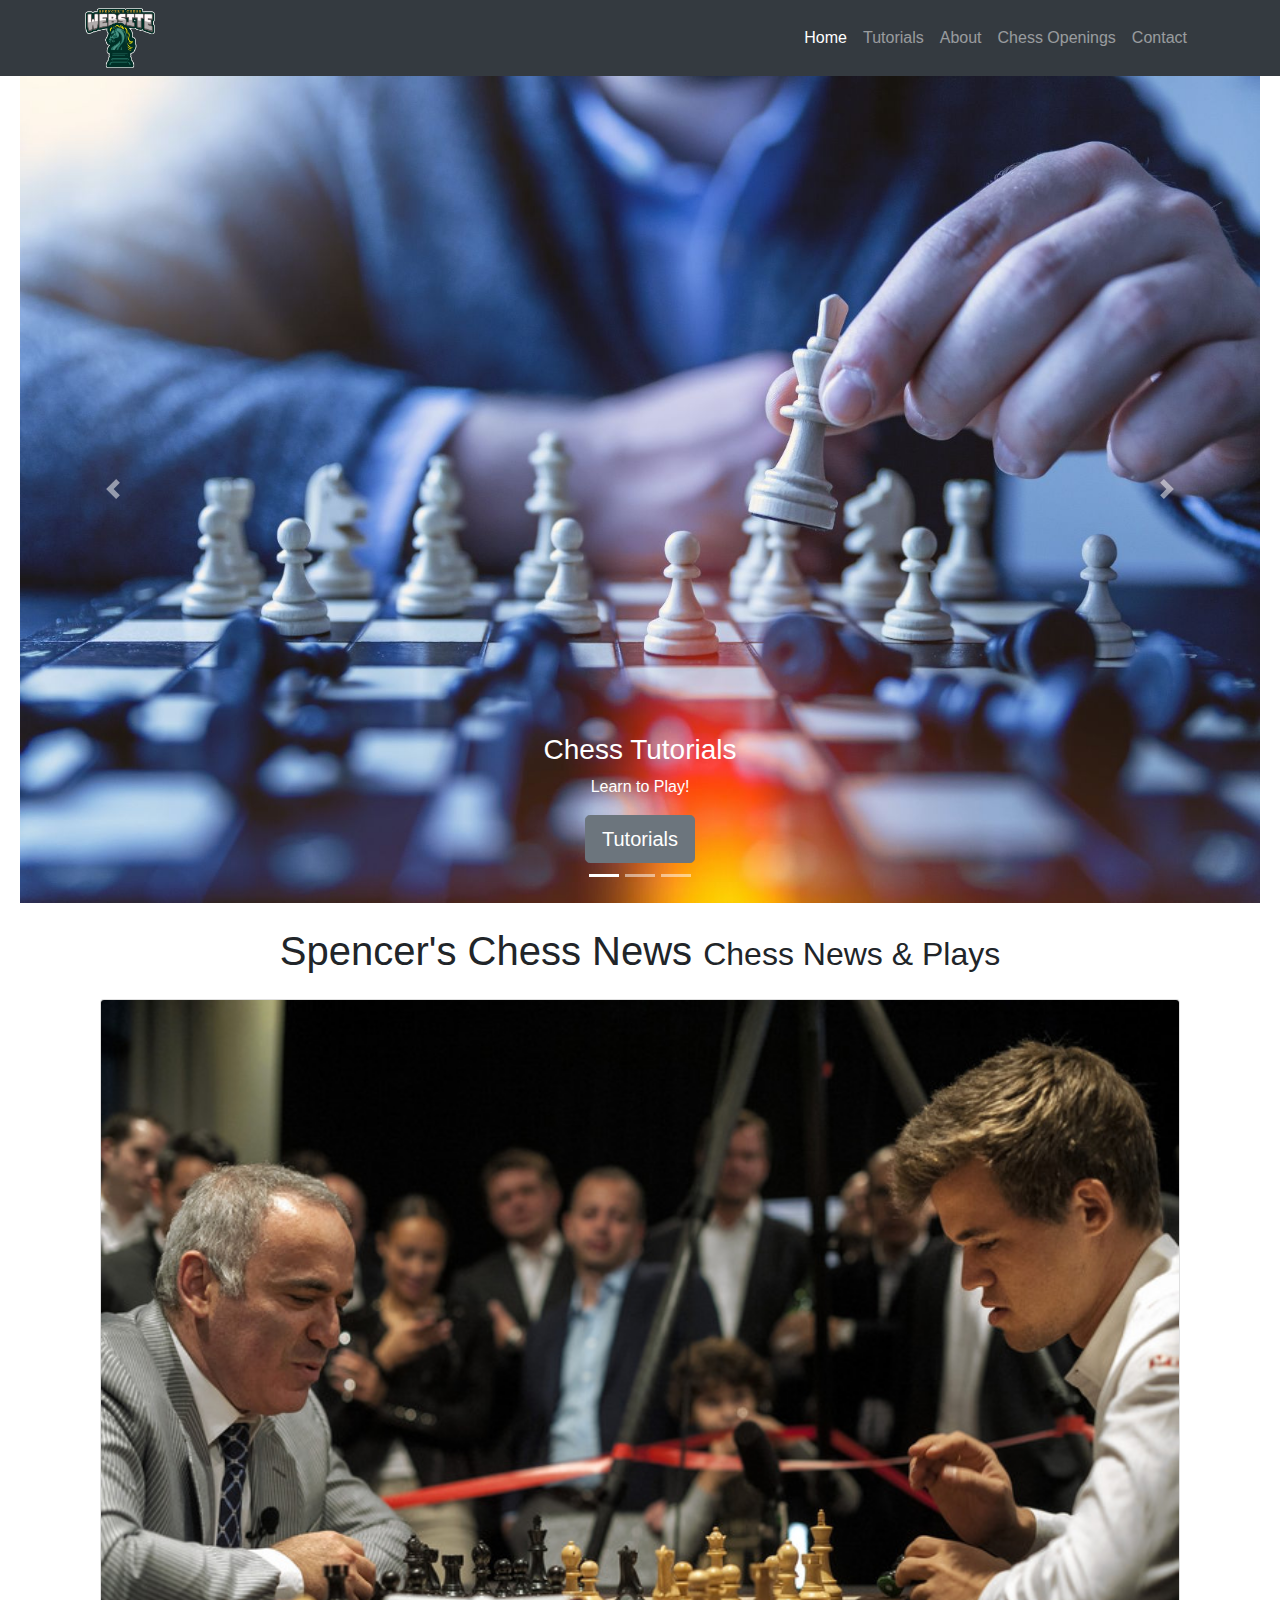
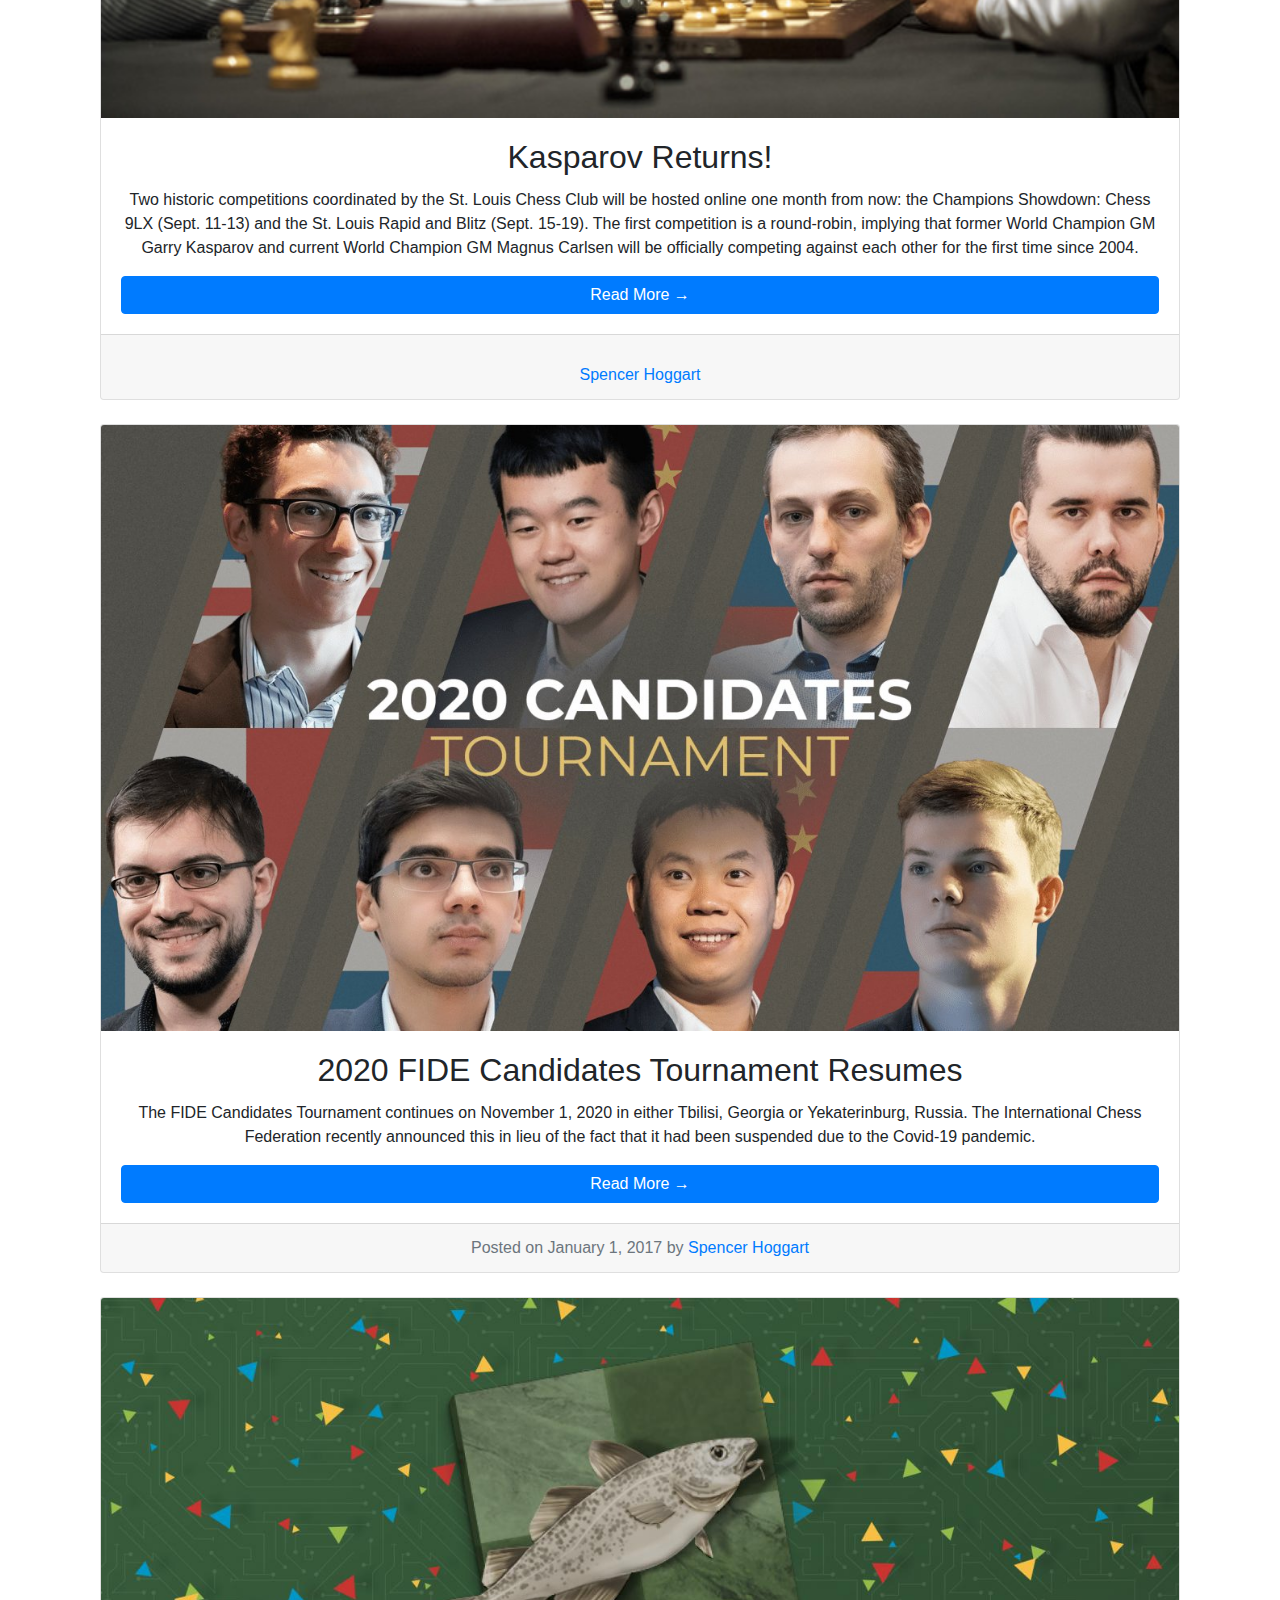
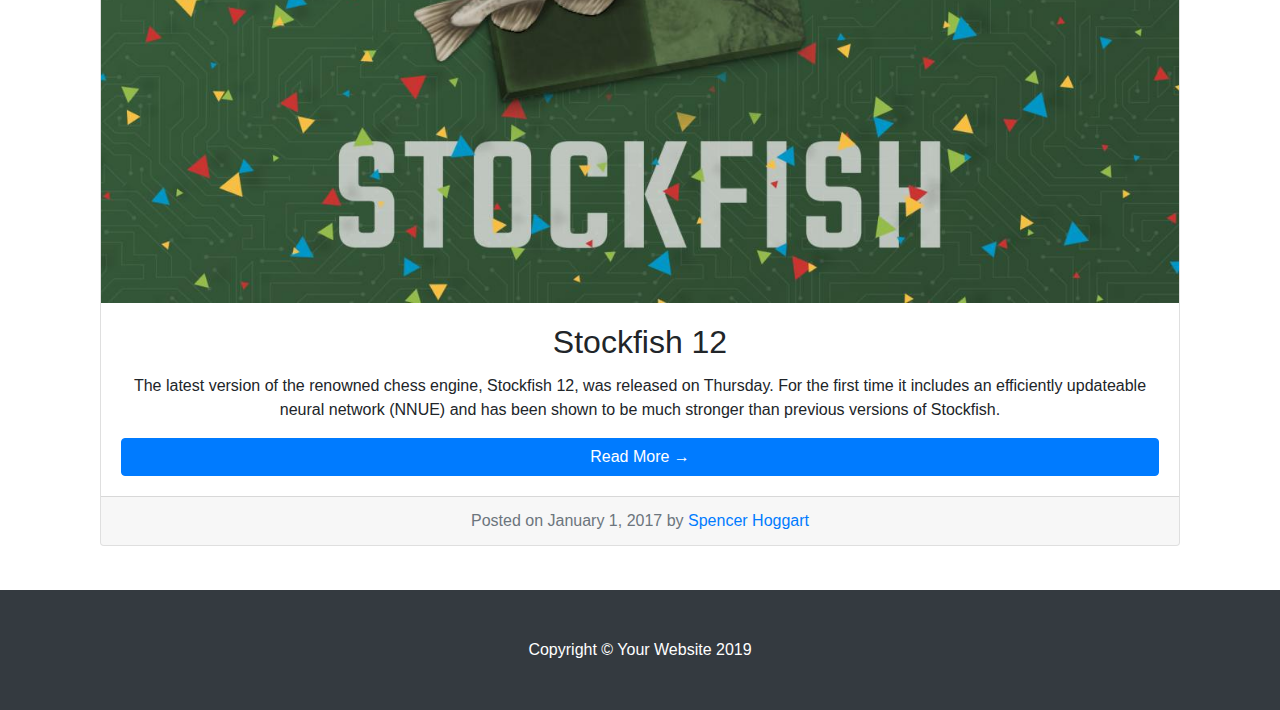
<file: Web Dev Final Project/index.html>
<!DOCTYPE html>
<html lang="en">
<!--utilizing a bootstrap 4 template aptly named 'Start Bootstrap'.-->

<head>

    <meta charset="utf-8">
    <meta name="viewport" content="width=device-width, initial-scale=1, shrink-to-fit=no">
    <meta name="description" content="">
    <meta name="author" content="">


    <title>Spencer's Chess News - Chess Plays and News </title>

    <!-- Bootstrap core CSS -->
    <link href="vendor/bootstrap/css/bootstrap.min.css" rel="stylesheet">

    <!-- Custom styles for this template -->
    <link href="css/project-css.css" rel="stylesheet">

<body>

    <div id="mySidenav" class="sidenav">
        <a href="index.html">Home</a>
        <a href="tutorials.html">Tutorials</a>
        <a href="about.html">About</a>
        <a href="chess-openings.html">Chess Openings</a>
        <a href="contact.html">Contact</a>
    </div>

    <!-- Add all page content inside this div if you want the side nav to push page content to the right (not used if you only want the sidenav to sit on top of the page -->
    <div id="main">
        <!-- Nav -->
        <nav class="navbar navbar-expand-lg navbar-dark bg-dark fixed-top">
            <div class="container">
                <img src="images/Spencer-Chess-Website-Logo.png" width="70" height="60">


                <!--                <button class="navbar-toggler collapsed" type="button" data-toggle="collapse" data-target="#navbarsExampleDefault" aria-controls="navbarsExampleDefault" aria-expanded="false" aria-label="Toggle navigation">-->



                <button class="pm-menu-btn"><span></span><span></span><span></span></button>

                <!--
                <button class="navbar-toggler" type="button" onclick="openNav()" aria-controls=" navbarResponsive" aria-expanded="false" aria-label="Toggle navigation">
                    <span class="navbar-toggler-icon"></span>
                </button>
-->
                <div class="collapse navbar-collapse" id="navbarResponsive">
                    <ul class="navbar-nav ml-auto">
                        <li class="nav-item active">
                            <a class="nav-link" href="index.html">Home
                                <span class="sr-only">(current)</span>
                            </a>
                        </li>
                        <li class="nav-item">
                            <a class="nav-link" href="tutorials.html">Tutorials</a>
                        </li>
                        <li class="nav-item">
                            <a class="nav-link" href="about.html">About</a>
                        </li>
                        <li class="nav-item">
                            <a class="nav-link" href="chess-openings.html">Chess Openings</a>
                        </li>
                        <li class="nav-item">
                            <a class="nav-link" href="contact.html">Contact</a>
                        </li>
                        <li>
                            <button class="navbar-toggler toggler-example" type="button" data-toggle="collapse" data-target="#navbarSupportedContent1" aria-controls="navbarSupportedContent1" aria-expanded="false" aria-label="Toggle navigation"><span class="dark-blue-text"><i class="fas fa-bars fa-1x"></i></span></button>
                        </li>

                    </ul>
                </div>
            </div>
        </nav>



        <!--    Hero Image-->
        <!--    bootstrap 4.0 carousel integration-->
        <div id="carouselExampleIndicators" class="carousel slide center-image header-image-max-scale" data-ride="carousel">
            <ol class="carousel-indicators">
                <li data-target="#carouselExampleIndicators" data-slide-to="0" class="active"></li>
                <li data-target="#carouselExampleIndicators" data-slide-to="1"></li>
                <li data-target="#carouselExampleIndicators" data-slide-to="2"></li>
            </ol>
            <div class="carousel-inner">
                <div class="carousel-item active">
                    <img class="d-block w-100" src="images/home-hero-image.jpg" alt="Second slide">
                    <div class="carousel-caption d-none d-md-block">
                        <h3>Chess Tutorials</h5>
                            <p>Learn to Play!</p>
                            <form action="tutorials.html">
                                <button type="submit" class="btn btn-secondary btn-lg">Tutorials</button>
                            </form>
                    </div>
                </div>
                <div class="carousel-item">
                    <img class="d-block w-100" src="images/about-chess.jpeg" alt="Second slide">
                    <div class="carousel-caption d-none d-md-block">
                        <h3>Learn About Us!</h5>
                            <p>Spencer's Chess Website</p>
                            <form action="about.html">
                                <button type="submit" class="btn btn-secondary btn-lg">About</button>
                            </form>
                    </div>
                </div>
                <div class="carousel-item">
                    <img class="d-block w-100" src="images/opening.jpeg" alt="Second slide">
                    <div class="carousel-caption d-none d-md-block">
                        <h3>Chess Openings!</h5>
                            <p>Ruy Lopez, Sicilian Defense, Queen's Gambit and more...</p>
                            <form action="chess-openings.html">
                                <button type="submit" class="btn btn-secondary btn-lg">Chess Openings</button>
                            </form>
                    </div>
                </div>
            </div>
            <a class="carousel-control-prev" href="#carouselExampleIndicators" role="button" data-slide="prev">
                <span class="carousel-control-prev-icon" aria-hidden="true"></span>
                <span class="sr-only">Previous</span>
            </a>
            <a class="carousel-control-next" href="#carouselExampleIndicators" role="button" data-slide="next">
                <span class="carousel-control-next-icon" aria-hidden="true"></span>
                <span class="sr-only">Next</span>
            </a>
        </div>

        <!-- Page Content -->
        <div class="container">
            <!-- Blog Entries Column -->
            <div class="col-md-12">

                <h1 class="my-4 center">Spencer's Chess News
                    <small>Chess News & Plays</small>
                </h1>

                <!-- Blog Post -->
                <div class="card mb-4">
                    <img class="card-img-top" src="images/carslen-kasparov.jpg" alt="Card image cap">
                    <div class="card-body">
                        <h2 class="card-title">Kasparov Returns!</h2>
                        <p class="card-text center">Two historic competitions coordinated by the St. Louis Chess Club will be hosted online one month from now: the Champions Showdown: Chess 9LX (Sept. 11-13) and the St. Louis Rapid and Blitz (Sept. 15-19). The first competition is a round-robin, implying that former World Champion GM Garry Kasparov and current World Champion GM Magnus Carlsen will be officially competing against each other for the first time since 2004.</p>
                        <a href="article-1.html" class="btn btn-primary full-scale-button">Read More &rarr;</a>
                    </div>
                    <div class="card-footer text-muted center">
                        <p id="myDate"></p>
                        <a href="#">Spencer Hoggart</a>
                    </div>
                </div>

                <!-- Blog Post -->
                <div class="card mb-4">
                    <img class="card-img-top" src="images/candidates.jpg" alt="Card image cap">
                    <div class="card-body">
                        <h2 class="card-title">2020 FIDE Candidates Tournament Resumes</h2>
                        <p class="card-text center">The FIDE Candidates Tournament continues on November 1, 2020 in either Tbilisi, Georgia or Yekaterinburg, Russia. The International Chess Federation recently announced this in lieu of the fact that it had been suspended due to the Covid-19 pandemic.</p>
                        <a href="article-2.html" class="btn btn-primary full-scale-button">Read More &rarr;</a>
                    </div>
                    <div class="card-footer text-muted center">
                        Posted on January 1, 2017 by
                        <a href="#">Spencer Hoggart</a>
                    </div>
                </div>
                <!-- Blog Post -->
                <div class="card mb-4">
                    <img class="card-img-top" src="images/stockfish.jpeg" alt="Card image cap">
                    <div class="card-body">
                        <h2 class="card-title">Stockfish 12</h2>
                        <p class="card-text center">The latest version of the renowned chess engine, Stockfish 12, was released on Thursday. For the first time it includes an efficiently updateable neural network (NNUE) and has been shown to be much stronger than previous versions of Stockfish.</p>
                        <a href="article-3.html" class="btn btn-primary full-scale-button">Read More &rarr;</a>
                    </div>
                    <div class="card-footer text-muted center">
                        Posted on January 1, 2017 by
                        <a href="#">Spencer Hoggart</a>
                    </div>
                </div>

            </div>




        </div>
        <!-- /.container -->
    </div>

    <!-- Footer -->
    <footer class="py-5 bg-dark">
        <div class="container">
            <p class="m-0 text-center text-white">Copyright &copy; Your Website 2019</p>
        </div>
        <!-- /.container -->
    </footer>

    <!-- Bootstrap core JavaScript -->
    <script src="vendor/jquery/jquery.min.js"></script>
    <script src="vendor/bootstrap/js/bootstrap.bundle.min.js"></script>

    <script src="js/main.js"></script>

</body>

</html>
</file>
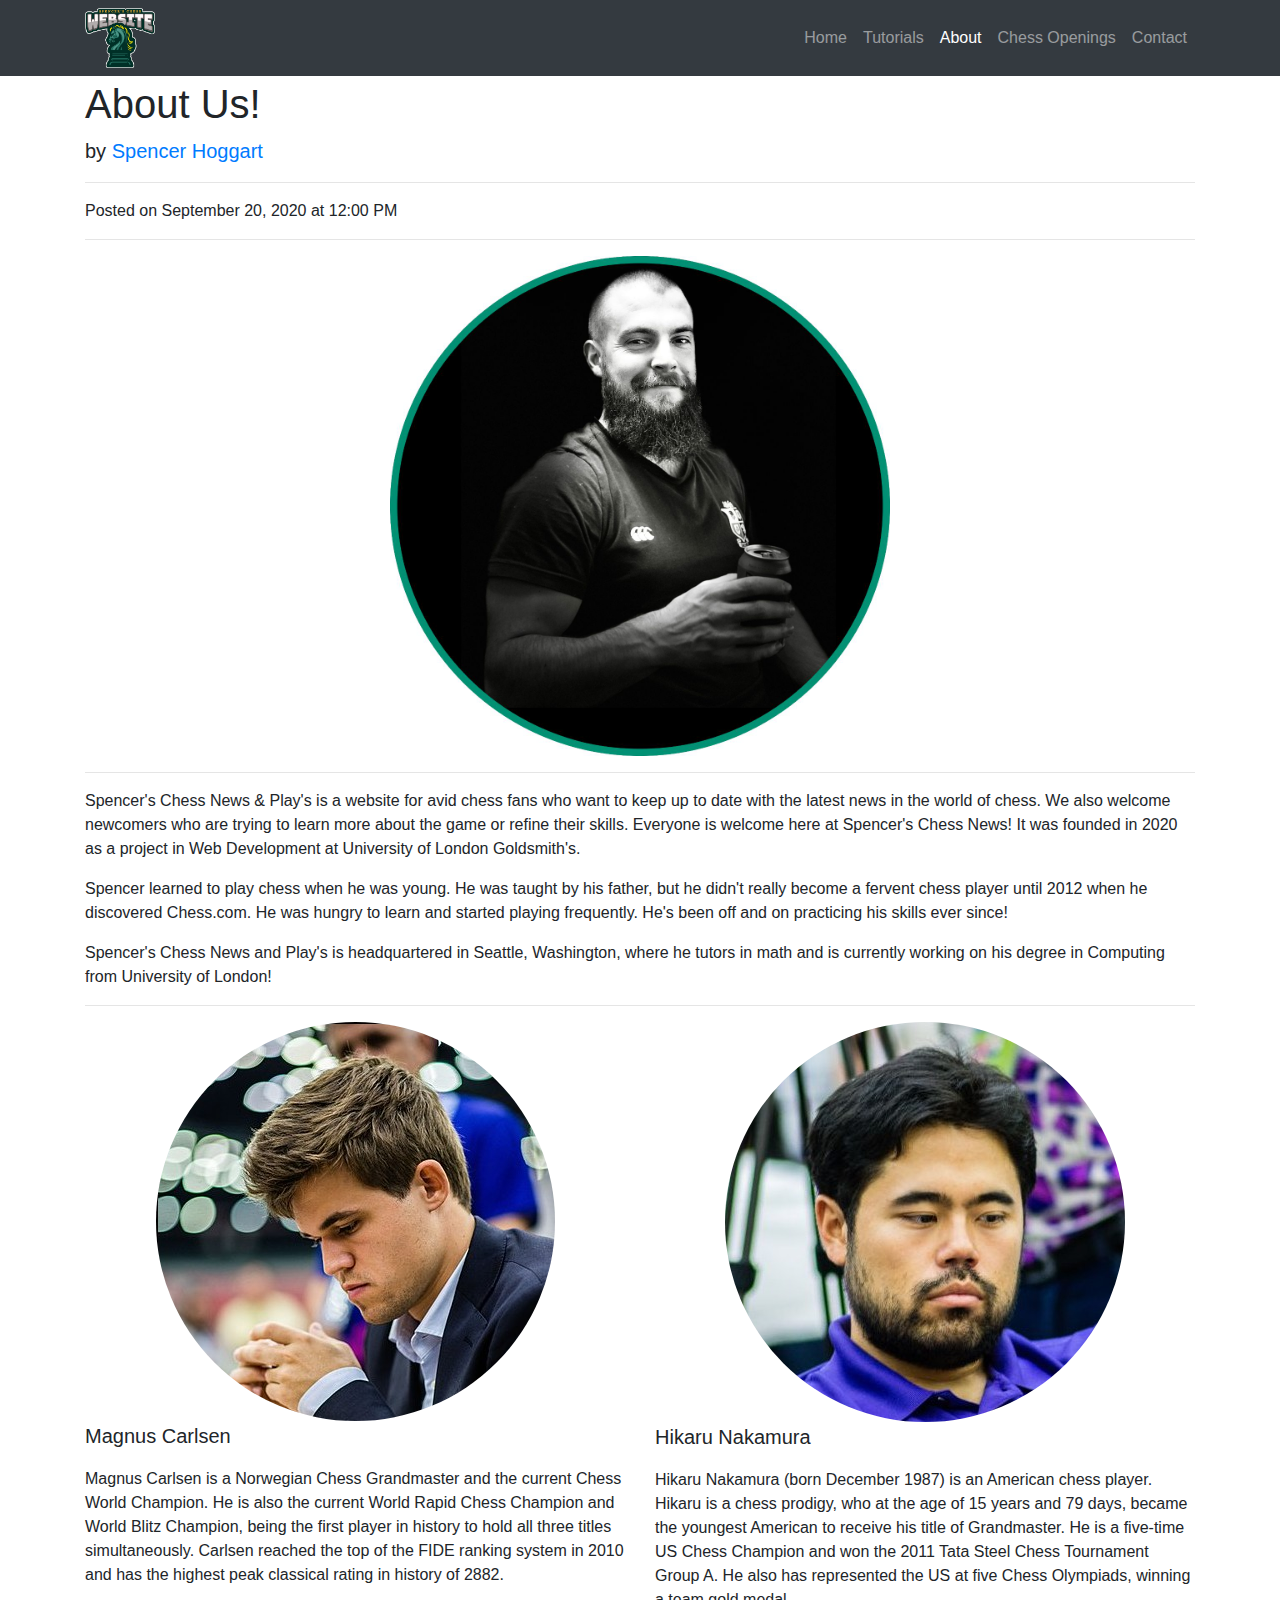
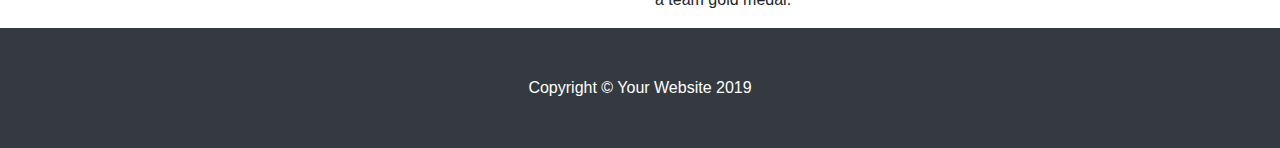
<file: Web Dev Final Project/about.html>
<!DOCTYPE html>
<html lang="en">

<head>

    <meta charset="utf-8">
    <meta name="viewport" content="width=device-width, initial-scale=1, shrink-to-fit=no">
    <meta name="description" content="">
    <meta name="author" content="">

    <title>Spencer's Chess News</title>

    <!-- Bootstrap core CSS -->
    <link href="vendor/bootstrap/css/bootstrap.min.css" rel="stylesheet">

    <!-- Custom styles for this template -->
    <link href="css/project-css.css" rel="stylesheet">

</head>

<body>
    <div id="mySidenav" class="sidenav">
        <a href="index.html">Home</a>
        <a href="tutorials.html">Tutorials</a>
        <a href="about.html">About</a>
        <a href="chess-openings.html">Chess Openings</a>
        <a href="contact.html">Contact</a>
    </div>

    <!-- Navigation -->
    <nav class="navbar navbar-expand-lg navbar-dark bg-dark fixed-top">
        <div class="container">
            <img src="images/Spencer-Chess-Website-Logo.png" width="70" height="60">
            <button class="pm-menu-btn"><span></span><span></span><span></span></button>
            <div class="collapse navbar-collapse" id="navbarResponsive">
                <ul class="navbar-nav ml-auto">
                    <li class="nav-item">
                        <a class="nav-link" href="index.html">Home</a>
                    </li>
                    <li class="nav-item">
                        <a class="nav-link" href="tutorials.html">Tutorials</a>
                    </li>
                    <li class="nav-item active">
                        <a class="nav-link" href="about.html">About
                            <span class="sr-only">(current)</span>
                        </a>
                    </li>
                    <li class="nav-item">
                        <a class="nav-link" href="chess-openings.html">Chess Openings</a>
                    </li>
                    <li class="nav-item">
                        <a class="nav-link" href="contact.html">Contact</a>
                    </li>
                </ul>
            </div>
        </div>
    </nav>

    <!-- Page Content -->
    <div class="container">

        <div class="row">

            <!-- Post Content Column -->
            <div class="col-lg-12">

                <!-- Title -->
                <h1 class="mt-4">About Us!</h1>

                <!-- Author -->
                <p class="lead">
                    by
                    <a href="#">Spencer Hoggart</a>
                </p>

                <hr>

                <!-- Date/Time -->
                <p>Posted on September 20, 2020 at 12:00 PM</p>

                <hr>

                <!-- Preview Image -->
                <img class="img-fluid rounded center-image about-image" src="images/Spencer%20Image-compressed.jpg" alt="Chess Setup">

                <hr>

                <!-- Post Content -->
                <p>Spencer's Chess News & Play's is a website for avid chess fans who want to keep up to date with the latest news in the world of chess. We also welcome newcomers who are trying to learn more about the game or refine their skills. Everyone is welcome here at Spencer's Chess News! It was founded in 2020 as a project in Web Development at University of London Goldsmith's.</p>

                <p>Spencer learned to play chess when he was young. He was taught by his father, but he didn't really become a fervent chess player until 2012 when he discovered Chess.com. He was hungry to learn and started playing frequently. He's been off and on practicing his skills ever since!</p>

                <p>Spencer's Chess News and Play's is headquartered in Seattle, Washington, where he tutors in math and is currently working on his degree in Computing from University of London!</p>

                <hr>


            </div>
            <!-- /.row -->



        </div>
        <div class="row">
            <div class="col-sm-6">
                <img class="center-image" src="images/magnus.jpg" style="border-radius:50%">
                <p class="lead">Magnus Carlsen</p>
                <p>Magnus Carlsen is a Norwegian Chess Grandmaster and the current Chess World Champion. He is also the current World Rapid Chess Champion and World Blitz Champion, being the first player in history to hold all three titles simultaneously. Carlsen reached the top of the FIDE ranking system in 2010 and has the highest peak classical rating in history of 2882.</p>
            </div>
            <div class="col-sm-6">
                <img class="center-image" src="images/hikaru.jpg" style="border-radius:50%">
                <p class="lead">Hikaru Nakamura</p>
                <p>Hikaru Nakamura (born December 1987) is an American chess player. Hikaru is a chess prodigy, who at the age of 15 years and 79 days, became the youngest American to receive his title of Grandmaster. He is a five-time US Chess Champion and won the 2011 Tata Steel Chess Tournament Group A. He also has represented the US at five Chess Olympiads, winning a team gold medal.</p>
            </div>
        </div>
    </div>
    <!-- /.container -->

    <!-- Footer -->
    <footer class="py-5 bg-dark">
        <div class="container">
            <p class="m-0 text-center text-white">Copyright &copy; Your Website 2019</p>
        </div>
        <!-- /.container -->
    </footer>

    <!-- Bootstrap core JavaScript -->
    <script src="vendor/jquery/jquery.min.js"></script>
    <script src="vendor/bootstrap/js/bootstrap.bundle.min.js"></script>
    <script src="js/main.js"></script>

</body>

</html>
</file>
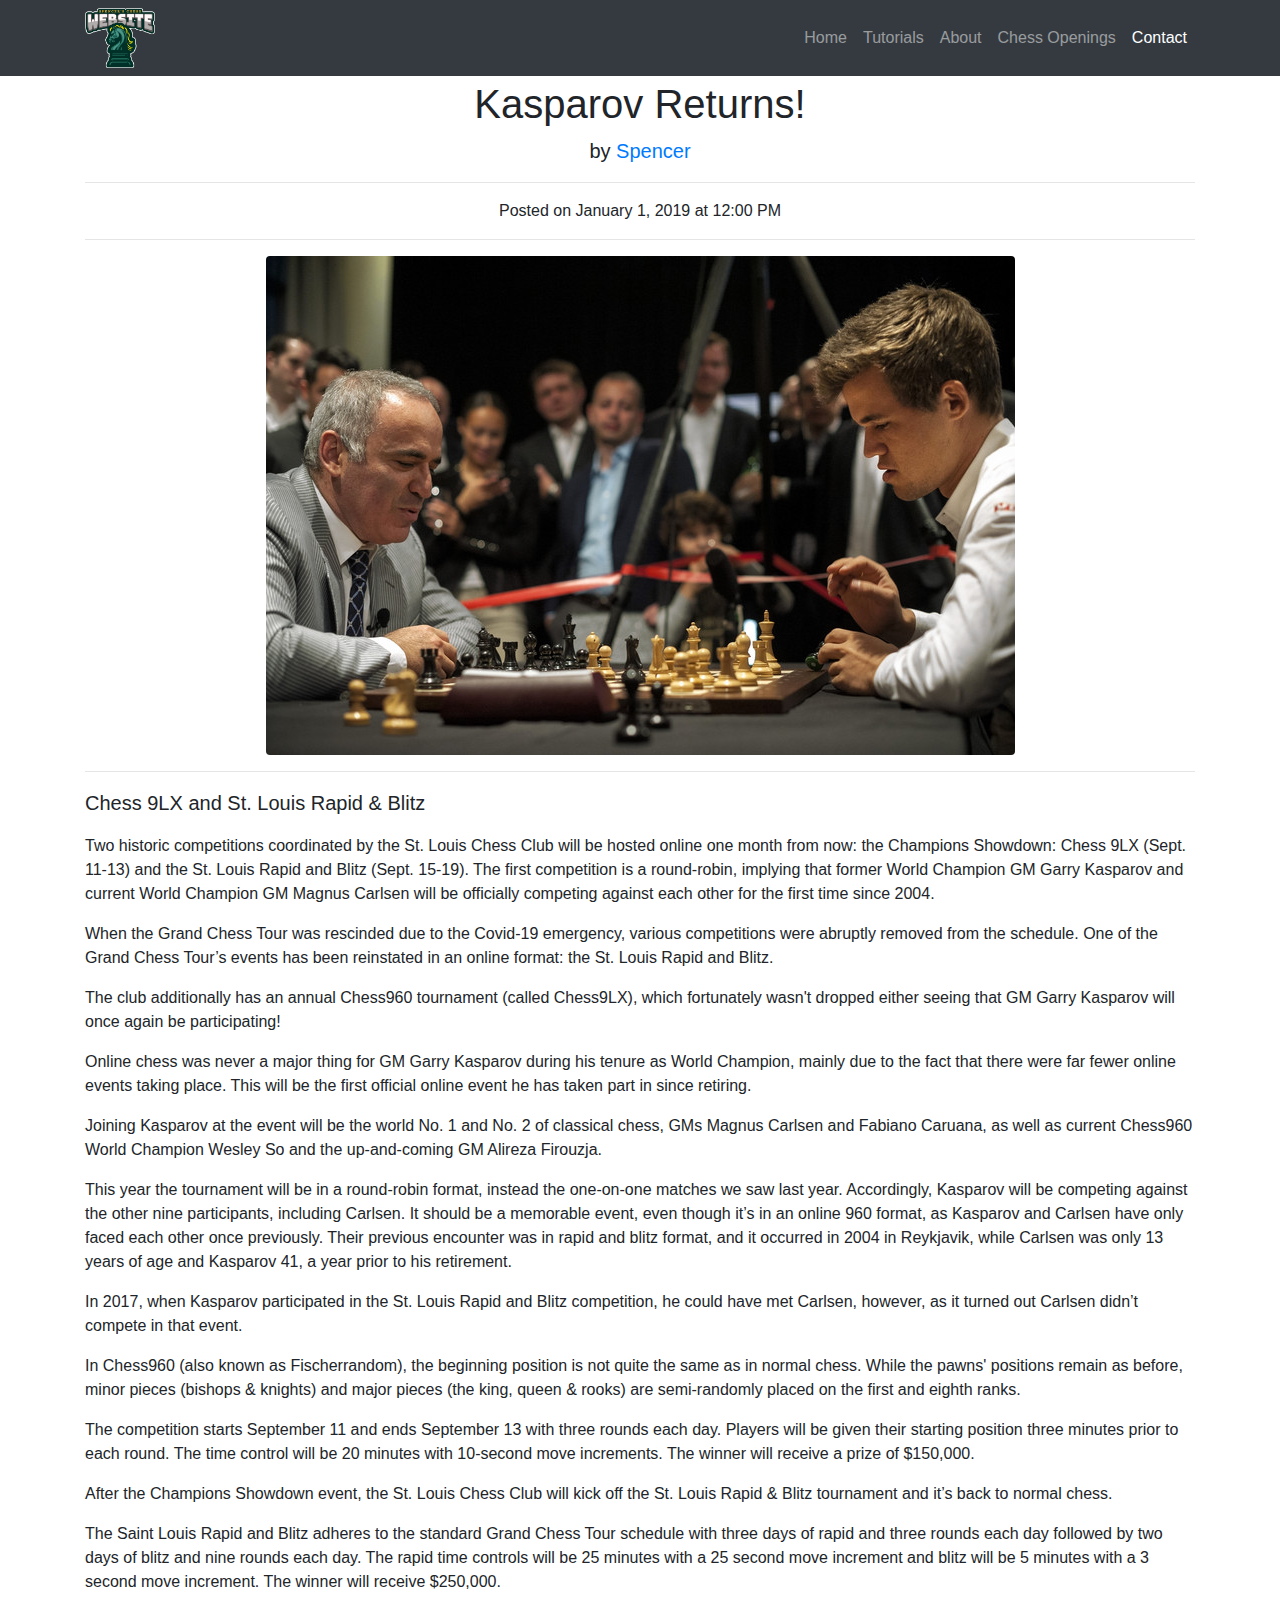
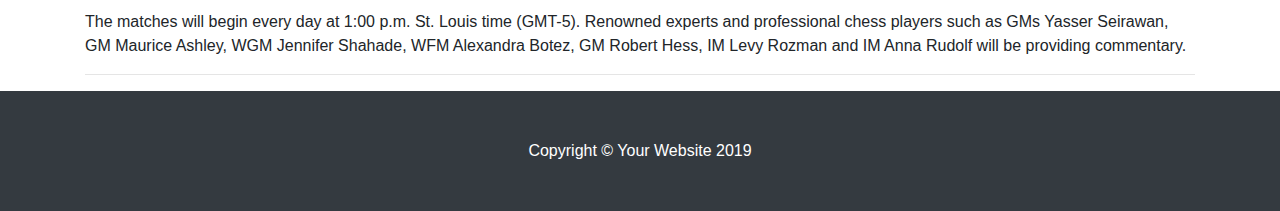
<file: Web Dev Final Project/article-1.html>
<!DOCTYPE html>
<html lang="en">

<head>

    <meta charset="utf-8">
    <meta name="viewport" content="width=device-width, initial-scale=1, shrink-to-fit=no">
    <meta name="description" content="">
    <meta name="author" content="">

    <title>Spencer's Chess News</title>

    <!-- Bootstrap core CSS -->
    <link href="vendor/bootstrap/css/bootstrap.min.css" rel="stylesheet">

    <!-- Custom styles for this template -->
    <link href="css/project-css.css" rel="stylesheet">

</head>

<body>
    <div id="mySidenav" class="sidenav">
        <a href="index.html">Home</a>
        <a href="tutorials.html">Tutorials</a>
        <a href="about.html">About</a>
        <a href="chess-openings.html">Chess Openings</a>
        <a href="contact.html">Contact</a>
    </div>

    <!-- Navigation -->
    <nav class="navbar navbar-expand-lg navbar-dark bg-dark fixed-top">
        <div class="container">
            <img src="images/Spencer-Chess-Website-Logo.png" width="70" height="60">
            <button class="pm-menu-btn"><span></span><span></span><span></span></button>
            <div class="collapse navbar-collapse" id="navbarResponsive">
                <ul class="navbar-nav ml-auto">
                    <li class="nav-item">
                        <a class="nav-link" href="index.html">Home</a>
                    </li>
                    <li class="nav-item">
                        <a class="nav-link" href="tutorials.html">Tutorials</a>
                    </li>
                    <li class="nav-item">
                        <a class="nav-link" href="about.html">About</a>
                    </li>
                    <li class="nav-item">
                        <a class="nav-link" href="chess-openings.html">Chess Openings</a>
                    </li>
                    <li class="nav-item active">
                        <a class="nav-link" href="about.html">Contact
                            <span class="sr-only">(current)</span>
                        </a>
                    </li>
                </ul>
            </div>
        </div>
    </nav>

    <!-- Page Content -->
    <div class="container">

        <div class="row">

            <!-- Post Content Column -->
            <div class="col-lg-12">

                <!-- Title -->
                <h1 class="mt-4 center">Kasparov Returns!</h1>

                <!-- Author -->
                <p class="lead center">
                    by
                    <a href="#">Spencer</a>
                </p>

                <hr>

                <!-- Date/Time -->
                <p class="center">Posted on January 1, 2019 at 12:00 PM</p>

                <hr>

                <!-- Preview Image -->
                <img class="img-fluid rounded center-image" src="images/carslen-kasparov.jpg" alt="">

                <hr>

                <!-- Post Content -->
                <p class="lead">Chess 9LX and St. Louis Rapid & Blitz</p>

                <p>Two historic competitions coordinated by the St. Louis Chess Club will be hosted online one month from now: the Champions Showdown: Chess 9LX (Sept. 11-13) and the St. Louis Rapid and Blitz (Sept. 15-19). The first competition is a round-robin, implying that former World Champion GM Garry Kasparov and current World Champion GM Magnus Carlsen will be officially competing against each other for the first time since 2004.
                </p>

                <p>When the Grand Chess Tour was rescinded due to the Covid-19 emergency, various competitions were abruptly removed from the schedule. One of the Grand Chess Tour’s events has been reinstated in an online format: the St. Louis Rapid and Blitz.
                </p>

                <p>The club additionally has an annual Chess960 tournament (called Chess9LX), which fortunately wasn't dropped either seeing that GM Garry Kasparov will once again be participating!
                </p>

                <p>Online chess was never a major thing for GM Garry Kasparov during his tenure as World Champion, mainly due to the fact that there were far fewer online events taking place. This will be the first official online event he has taken part in since retiring.</p>
                <p>Joining Kasparov at the event will be the world No. 1 and No. 2 of classical chess, GMs Magnus Carlsen and Fabiano Caruana, as well as current Chess960 World Champion Wesley So and the up-and-coming GM Alireza Firouzja.
                </p>

                <p>This year the tournament will be in a round-robin format, instead the one-on-one matches we saw last year. Accordingly, Kasparov will be competing against the other nine participants, including Carlsen. It should be a memorable event, even though it’s in an online 960 format, as Kasparov and Carlsen have only faced each other once previously. Their previous encounter was in rapid and blitz format, and it occurred in 2004 in Reykjavik, while Carlsen was only 13 years of age and Kasparov 41, a year prior to his retirement.
                </p>

                <p>In 2017, when Kasparov participated in the St. Louis Rapid and Blitz competition, he could have met Carlsen, however, as it turned out Carlsen didn’t compete in that event.
                </p>

                <p>In Chess960 (also known as Fischerrandom), the beginning position is not quite the same as in normal chess. While the pawns' positions remain as before, minor pieces (bishops & knights) and major pieces (the king, queen & rooks) are semi-randomly placed on the first and eighth ranks.
                </p>

                <p>The competition starts September 11 and ends September 13 with three rounds each day. Players will be given their starting position three minutes prior to each round. The time control will be 20 minutes with 10-second move increments. The winner will receive a prize of $150,000.
                </p>

                <p>After the Champions Showdown event, the St. Louis Chess Club will kick off the St. Louis Rapid & Blitz tournament and it’s back to normal chess.
                </p>

                <p>The Saint Louis Rapid and Blitz adheres to the standard Grand Chess Tour schedule with three days of rapid and three rounds each day followed by two days of blitz and nine rounds each day. The rapid time controls will be 25 minutes with a 25 second move increment and blitz will be 5 minutes with a 3 second move increment. The winner will receive $250,000.
                </p>

                <p>The matches will begin every day at 1:00 p.m. St. Louis time (GMT-5). Renowned experts and professional chess players such as GMs Yasser Seirawan, GM Maurice Ashley, WGM Jennifer Shahade, WFM Alexandra Botez, GM Robert Hess, IM Levy Rozman and IM Anna Rudolf will be providing commentary.
                </p>

                <hr>

            </div>

        </div>
        <!-- /.row -->

    </div>
    <!-- /.container -->

    <!-- Footer -->
    <footer class="py-5 bg-dark">
        <div class="container">
            <p class="m-0 text-center text-white">Copyright &copy; Your Website 2019</p>
        </div>
        <!-- /.container -->
    </footer>

    <!-- Bootstrap core JavaScript -->
    <script src="vendor/jquery/jquery.min.js"></script>
    <script src="vendor/bootstrap/js/bootstrap.bundle.min.js"></script>
    <script src="js/main.js"></script>

</body>

</html>
</file>
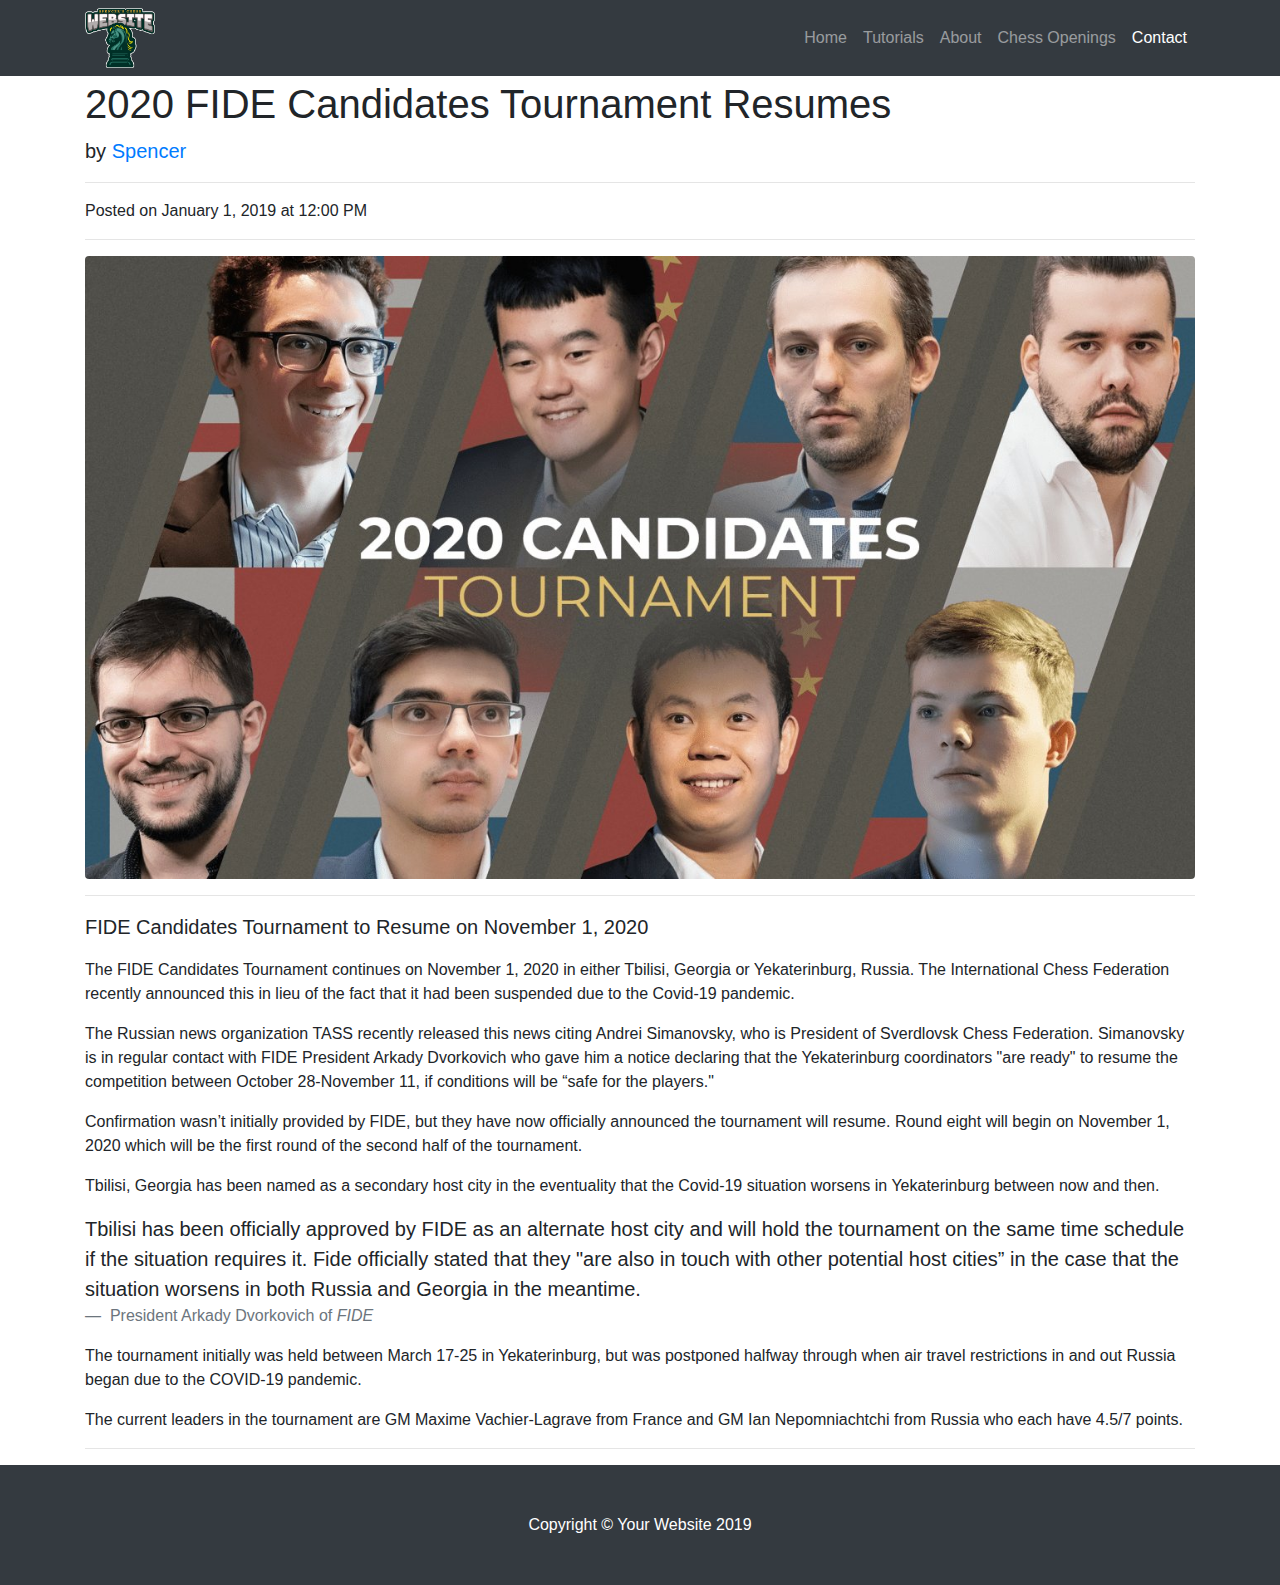
<file: Web Dev Final Project/article-2.html>
<!DOCTYPE html>
<html lang="en">

<head>

    <meta charset="utf-8">
    <meta name="viewport" content="width=device-width, initial-scale=1, shrink-to-fit=no">
    <meta name="description" content="">
    <meta name="author" content="">

    <title>Spencer's Chess News</title>

    <!-- Bootstrap core CSS -->
    <link href="vendor/bootstrap/css/bootstrap.min.css" rel="stylesheet">

    <!-- Custom styles for this template -->
    <link href="css/project-css.css" rel="stylesheet">

</head>

<body>
    <div id="mySidenav" class="sidenav">
        <a href="index.html">Home</a>
        <a href="tutorials.html">Tutorials</a>
        <a href="about.html">About</a>
        <a href="chess-openings.html">Chess Openings</a>
        <a href="contact.html">Contact</a>
    </div>

    <!-- Navigation -->
    <nav class="navbar navbar-expand-lg navbar-dark bg-dark fixed-top">
        <div class="container">
            <img src="images/Spencer-Chess-Website-Logo.png" width="70" height="60">
            <button class="pm-menu-btn"><span></span><span></span><span></span></button>
            <div class="collapse navbar-collapse" id="navbarResponsive">
                <ul class="navbar-nav ml-auto">
                    <li class="nav-item">
                        <a class="nav-link" href="index.html">Home</a>
                    </li>
                    <li class="nav-item">
                        <a class="nav-link" href="tutorials.html">Tutorials</a>
                    </li>
                    <li class="nav-item">
                        <a class="nav-link" href="about.html">About</a>
                    </li>
                    <li class="nav-item">
                        <a class="nav-link" href="chess-openings.html">Chess Openings</a>
                    </li>
                    <li class="nav-item active">
                        <a class="nav-link" href="about.html">Contact
                            <span class="sr-only">(current)</span>
                        </a>
                    </li>
                </ul>
            </div>
        </div>
    </nav>

    <!-- Page Content -->
    <div class="container">

        <div class="row">

            <!-- Post Content Column -->
            <div class="col-lg-12">

                <!-- Title -->
                <h1 class="mt-4">2020 FIDE Candidates Tournament Resumes</h1>

                <!-- Author -->
                <p class="lead">
                    by
                    <a href="#">Spencer</a>
                </p>

                <hr>

                <!-- Date/Time -->
                <p>Posted on January 1, 2019 at 12:00 PM</p>

                <hr>

                <!-- Preview Image -->
                <img class="img-fluid rounded center-image" src="images/candidates.jpg" alt="">

                <hr>

                <!-- Post Content -->
                <p class="lead">FIDE Candidates Tournament to Resume on November 1, 2020
                </p>

                <p>The FIDE Candidates Tournament continues on November 1, 2020 in either Tbilisi, Georgia or Yekaterinburg, Russia. The International Chess Federation recently announced this in lieu of the fact that it had been suspended due to the Covid-19 pandemic.
                </p>

                <p>The Russian news organization TASS recently released this news citing Andrei Simanovsky, who is President of Sverdlovsk Chess Federation. Simanovsky is in regular contact with FIDE President Arkady Dvorkovich who gave him a notice declaring that the Yekaterinburg coordinators "are ready" to resume the competition between October 28-November 11, if conditions will be “safe for the players."
                </p>

                <p>Confirmation wasn’t initially provided by FIDE, but they have now officially announced the tournament will resume. Round eight will begin on November 1, 2020 which will be the first round of the second half of the tournament.
                </p>

                <p>Tbilisi, Georgia has been named as a secondary host city in the eventuality that the Covid-19 situation worsens in Yekaterinburg between now and then.
                </p>

                <blockquote class="blockquote">
                    <p class="mb-0">Tbilisi has been officially approved by FIDE as an alternate host city and will hold the tournament on the same time schedule if the situation requires it. Fide officially stated that they "are also in touch with other potential host cities” in the case that the situation worsens in both Russia and Georgia in the meantime.</p>
                    <footer class="blockquote-footer"> President Arkady Dvorkovich of
                        <cite title="Source Title">FIDE</cite>
                    </footer>
                </blockquote>

                <p>The tournament initially was held between March 17-25 in Yekaterinburg, but was postponed halfway through when air travel restrictions in and out Russia began due to the COVID-19 pandemic.
                </p>

                <p>The current leaders in the tournament are GM Maxime Vachier-Lagrave from France and GM Ian Nepomniachtchi from Russia who each have 4.5/7 points.
                </p>

                <hr>

            </div>

        </div>
        <!-- /.row -->

    </div>
    <!-- /.container -->

    <!-- Footer -->
    <footer class="py-5 bg-dark">
        <div class="container">
            <p class="m-0 text-center text-white">Copyright &copy; Your Website 2019</p>
        </div>
        <!-- /.container -->
    </footer>

    <!-- Bootstrap core JavaScript -->
    <script src="vendor/jquery/jquery.min.js"></script>
    <script src="vendor/bootstrap/js/bootstrap.bundle.min.js"></script>
    <script src="js/main.js"></script>

</body>

</html>
</file>
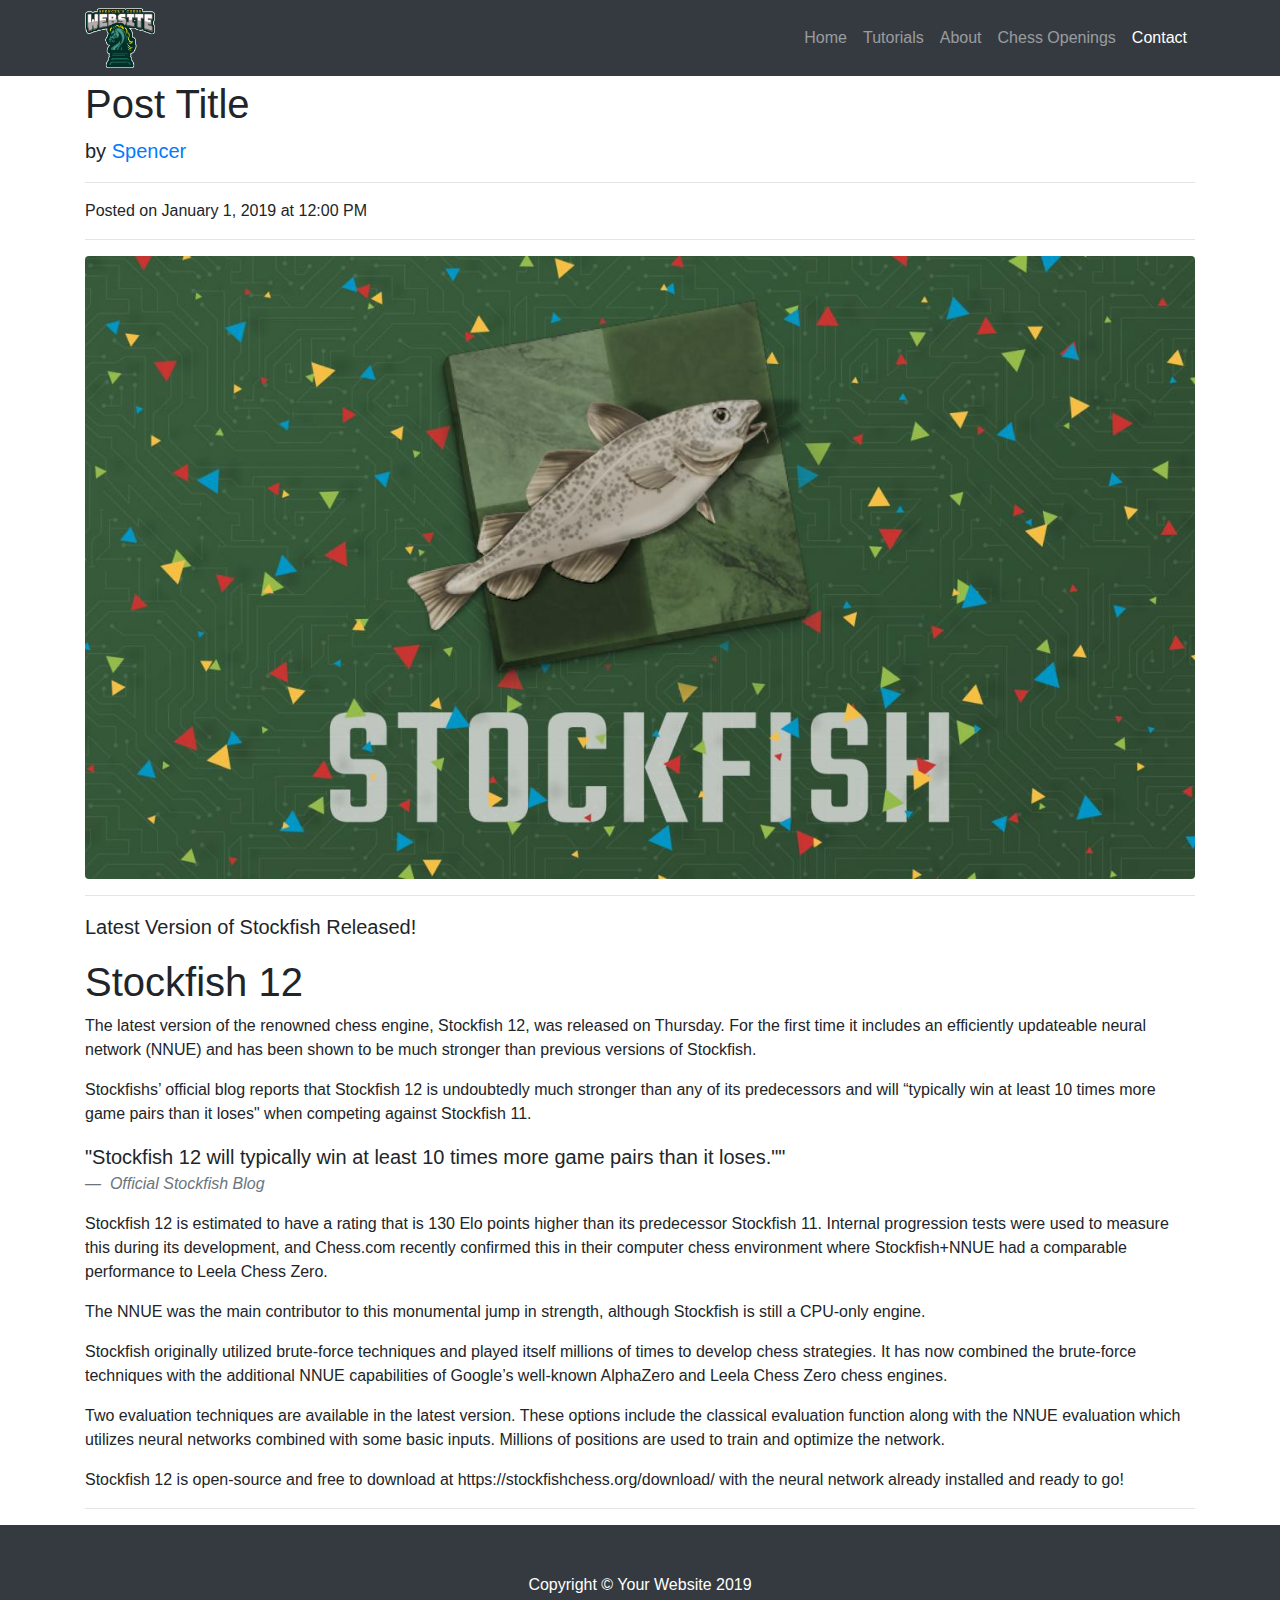
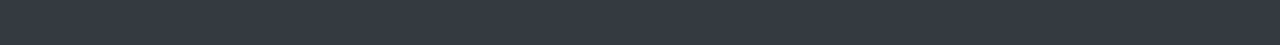
<file: Web Dev Final Project/article-3.html>
<!DOCTYPE html>
<html lang="en">

<head>

    <meta charset="utf-8">
    <meta name="viewport" content="width=device-width, initial-scale=1, shrink-to-fit=no">
    <meta name="description" content="">
    <meta name="author" content="">

    <title>Spencer's Chess News</title>

    <!-- Bootstrap core CSS -->
    <link href="vendor/bootstrap/css/bootstrap.min.css" rel="stylesheet">

    <!-- Custom styles for this template -->
    <link href="css/project-css.css" rel="stylesheet">

</head>

<body>
    <div id="mySidenav" class="sidenav">
        <a href="index.html">Home</a>
        <a href="tutorials.html">Tutorials</a>
        <a href="about.html">About</a>
        <a href="chess-openings.html">Chess Openings</a>
        <a href="contact.html">Contact</a>
    </div>

    <!-- Navigation -->
    <nav class="navbar navbar-expand-lg navbar-dark bg-dark fixed-top">
        <div class="container">
            <img src="images/Spencer-Chess-Website-Logo.png" width="70" height="60">
            <button class="pm-menu-btn"><span></span><span></span><span></span></button>
            <div class="collapse navbar-collapse" id="navbarResponsive">
                <ul class="navbar-nav ml-auto">
                    <li class="nav-item">
                        <a class="nav-link" href="index.html">Home</a>
                    </li>
                    <li class="nav-item">
                        <a class="nav-link" href="tutorials.html">Tutorials</a>
                    </li>
                    <li class="nav-item">
                        <a class="nav-link" href="about.html">About</a>
                    </li>
                    <li class="nav-item">
                        <a class="nav-link" href="chess-openings.html">Chess Openings</a>
                    </li>
                    <li class="nav-item active">
                        <a class="nav-link" href="about.html">Contact
                            <span class="sr-only">(current)</span>
                        </a>
                    </li>
                </ul>
            </div>
        </div>
    </nav>

    <!-- Page Content -->
    <div class="container">

        <div class="row">

            <!-- Post Content Column -->
            <div class="col-lg-12">

                <!-- Title -->
                <h1 class="mt-4">Post Title</h1>

                <!-- Author -->
                <p class="lead">
                    by
                    <a href="#">Spencer</a>
                </p>

                <hr>

                <!-- Date/Time -->
                <p>Posted on January 1, 2019 at 12:00 PM</p>

                <hr>

                <!-- Preview Image -->
                <img class="img-fluid rounded center-image" src="images/stockfish.jpeg" alt="">

                <hr>

                <!-- Post Content -->
                <p class="lead">Latest Version of Stockfish Released!</p>

                <h1>Stockfish 12</h1>

                <p>The latest version of the renowned chess engine, Stockfish 12, was released on Thursday. For the first time it includes an efficiently updateable neural network (NNUE) and has been shown to be much stronger than previous versions of Stockfish.
                </p>

                <p>Stockfishs’ official blog reports that Stockfish 12 is undoubtedly much stronger than any of its predecessors and will “typically win at least 10 times more game pairs than it loses" when competing against Stockfish 11.
                </p>

                <blockquote class="blockquote">
                    <p class="mb-0">"Stockfish 12 will typically win at least 10 times more game pairs than it loses.""</p>
                    <footer class="blockquote-footer">
                        <cite title="Source Title">Official Stockfish Blog</cite>
                    </footer>
                </blockquote>

                <p>Stockfish 12 is estimated to have a rating that is 130 Elo points higher than its predecessor Stockfish 11. Internal progression tests were used to measure this during its development, and Chess.com recently confirmed this in their computer chess environment where Stockfish+NNUE had a comparable performance to Leela Chess Zero.</p>

                <p>The NNUE was the main contributor to this monumental jump in strength, although Stockfish is still a CPU-only engine.
                </p>

                <p>Stockfish originally utilized brute-force techniques and played itself millions of times to develop chess strategies. It has now combined the brute-force techniques with the additional NNUE capabilities of Google’s well-known AlphaZero and Leela Chess Zero chess engines.
                </p>

                <p>Two evaluation techniques are available in the latest version. These options include the classical evaluation function along with the NNUE evaluation which utilizes neural networks combined with some basic inputs. Millions of positions are used to train and optimize the network.
                </p>

                <p>Stockfish 12 is open-source and free to download at https://stockfishchess.org/download/ with the neural network already installed and ready to go!
                </p>

                <hr>

            </div>

        </div>
        <!-- /.row -->

    </div>
    <!-- /.container -->

    <!-- Footer -->
    <footer class="py-5 bg-dark">
        <div class="container">
            <p class="m-0 text-center text-white">Copyright &copy; Your Website 2019</p>
        </div>
        <!-- /.container -->
    </footer>

    <!-- Bootstrap core JavaScript -->
    <script src="vendor/jquery/jquery.min.js"></script>
    <script src="vendor/bootstrap/js/bootstrap.bundle.min.js"></script>
    <script src="js/main.js"></script>

</body>

</html>
</file>
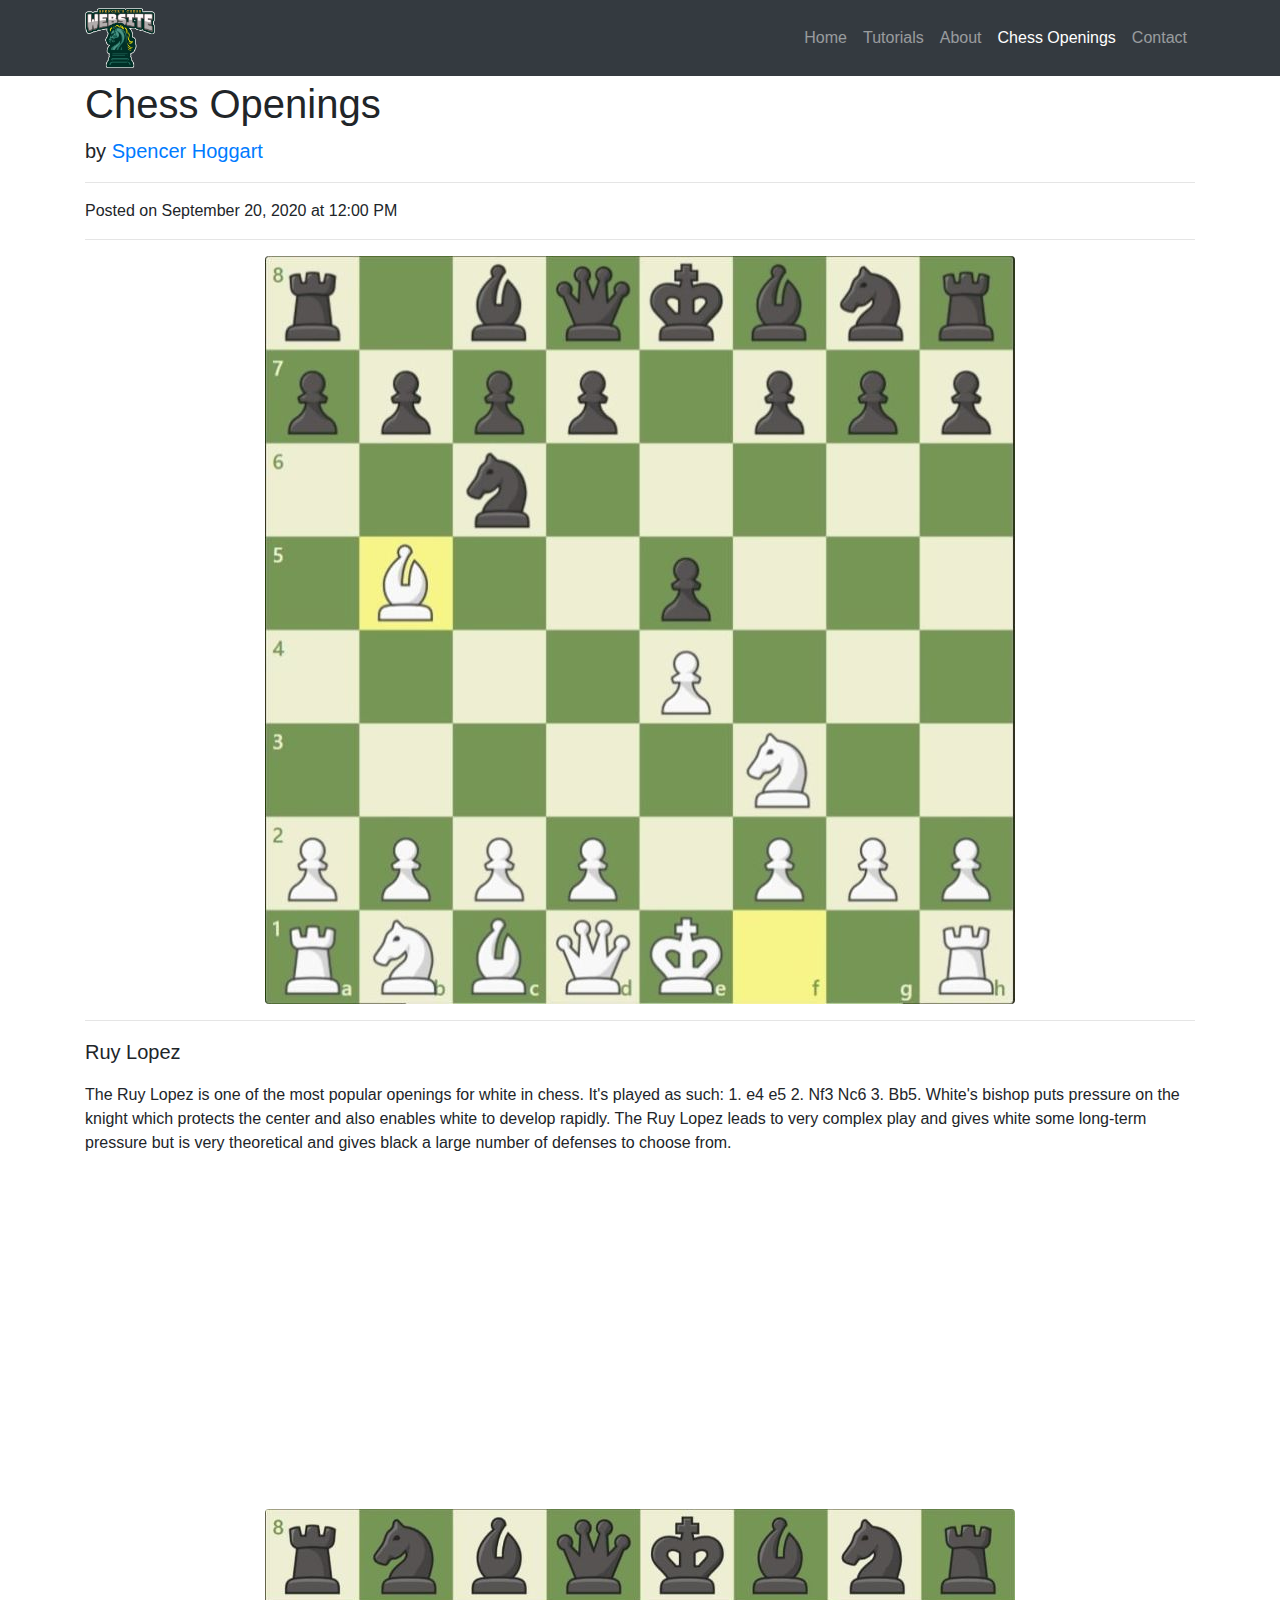
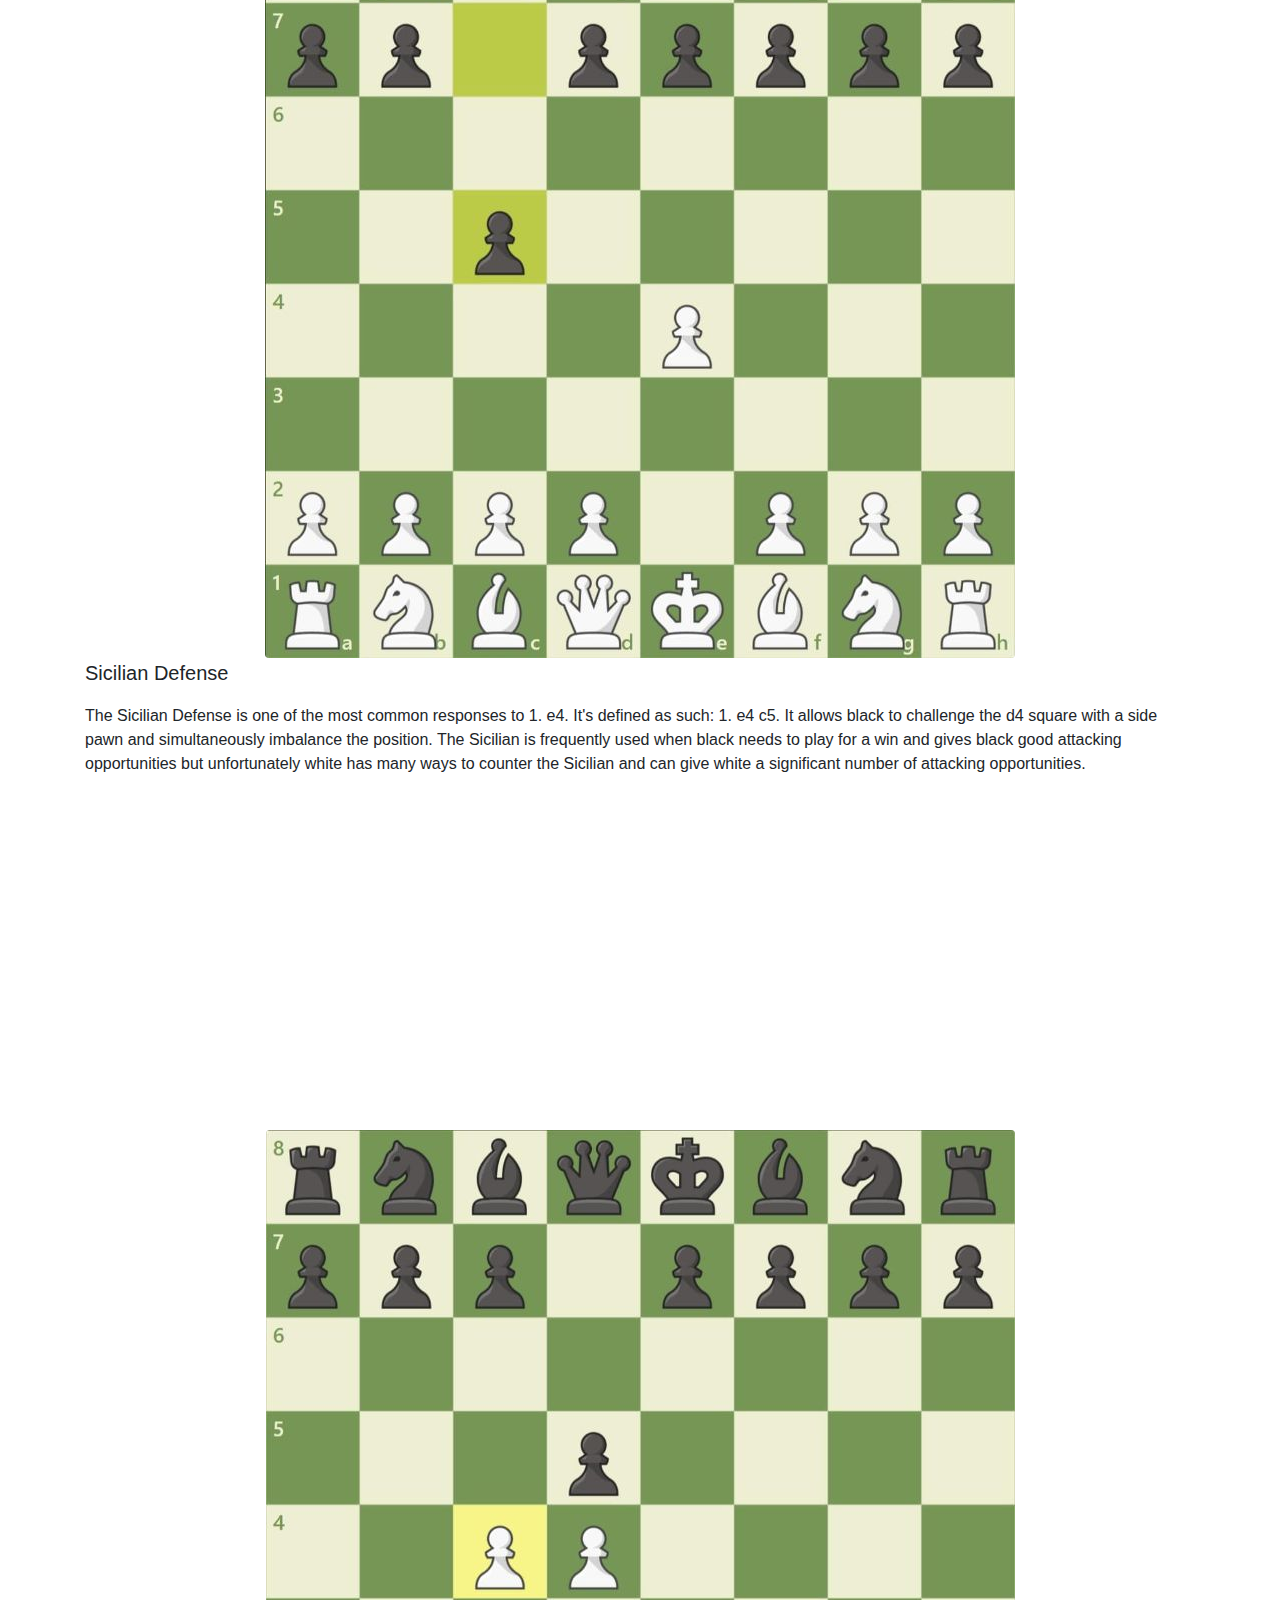
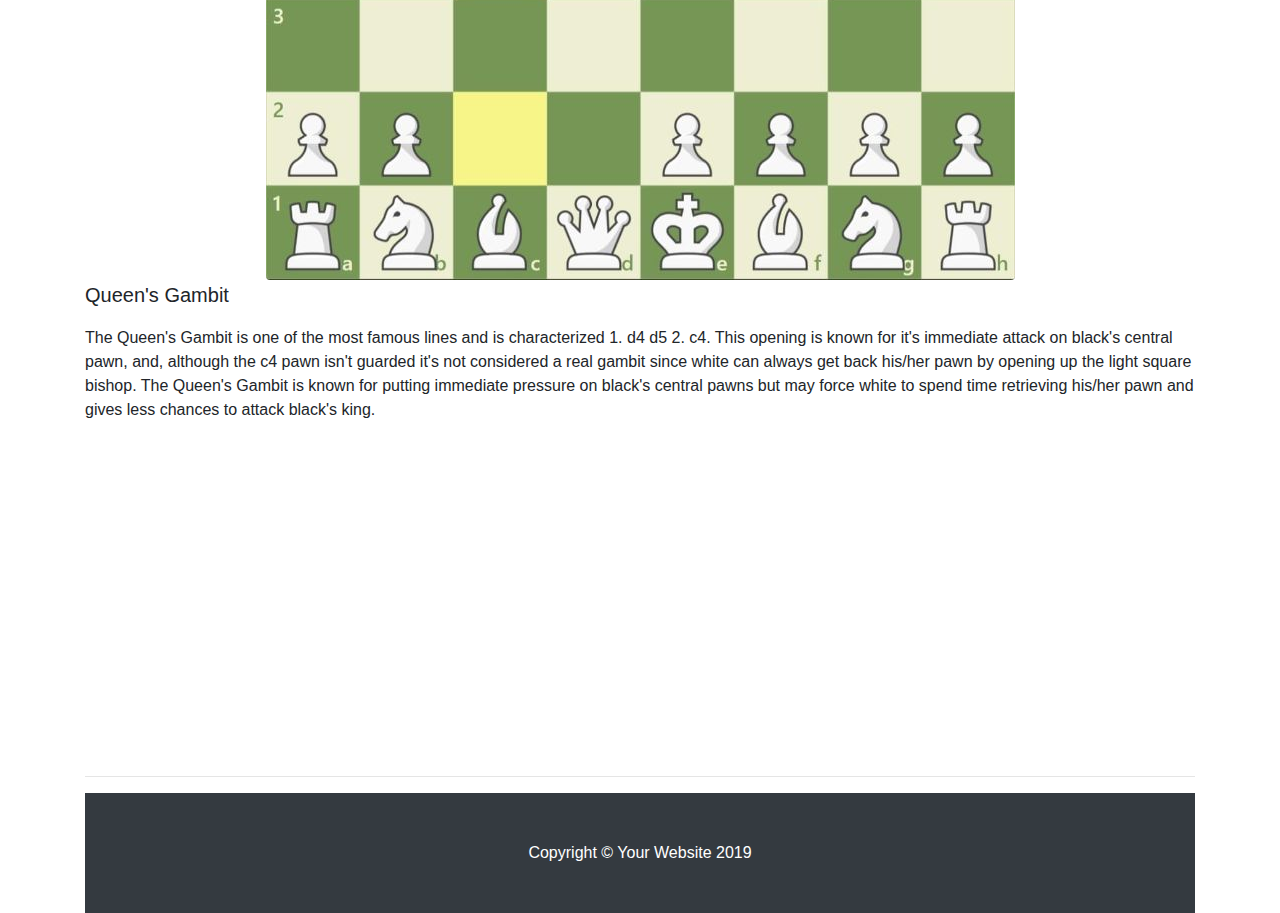
<file: Web Dev Final Project/chess-openings.html>
<!DOCTYPE html>
<html lang="en">

<head>

    <meta charset="utf-8">
    <meta name="viewport" content="width=device-width, initial-scale=1, shrink-to-fit=no">
    <meta name="description" content="">
    <meta name="author" content="">

    <title>Blog Post - Start Bootstrap Template</title>

    <!-- Bootstrap core CSS -->
    <link href="vendor/bootstrap/css/bootstrap.min.css" rel="stylesheet">

    <!-- Custom styles for this template -->
    <link href="css/project-css.css" rel="stylesheet">

</head>

<body>
    <div id="mySidenav" class="sidenav">
        <a href="index.html">Home</a>
        <a href="tutorials.html">Tutorials</a>
        <a href="about.html">About</a>
        <a href="chess-openings.html">Chess Openings</a>
        <a href="contact.html">Contact</a>
    </div>

    <!-- Navigation -->
    <nav class="navbar navbar-expand-lg navbar-dark bg-dark fixed-top">
        <div class="container">
            <img src="images/Spencer-Chess-Website-Logo.png" width="70" height="60">
            <button class="pm-menu-btn"><span></span><span></span><span></span></button>
            <div class="collapse navbar-collapse" id="navbarResponsive">
                <ul class="navbar-nav ml-auto">
                    <li class="nav-item">
                        <a class="nav-link" href="index.html">Home</a>
                    </li>
                    <li class="nav-item">
                        <a class="nav-link" href="tutorials.html">Tutorials</a>
                    </li>
                    <li class="nav-item">
                        <a class="nav-link" href="about.html">About</a>
                    </li>
                    <li class="nav-item active">
                        <a class="nav-link" href="chess-openings.html">Chess Openings
                            <span class="sr-only">(current)</span>
                        </a>
                    </li>
                    <li class="nav-item">
                        <a class="nav-link" href="contact.html">Contact</a>
                    </li>
                </ul>
            </div>
        </div>
    </nav>

    <!-- Page Content -->
    <div class="container">

        <div class="row">

            <!-- Post Content Column -->
            <div class="col-lg-12">

                <!-- Title -->
                <h1 class="mt-4">Chess Openings</h1>

                <!-- Author -->
                <p class="lead">
                    by
                    <a href="#">Spencer Hoggart</a>
                </p>

                <hr>

                <!-- Date/Time -->
                <p>Posted on September 20, 2020 at 12:00 PM</p>

                <hr>

                <!-- Preview Image -->
                <img class="img-fluid rounded center-image" src="images/ruy-lopez.jpg" alt="Chess Setup">



                <hr>

                <!-- Post Content -->
                <p class="lead">Ruy Lopez</p>

                <p>The Ruy Lopez is one of the most popular openings for white in chess. It's played as such: 1. e4 e5 2. Nf3 Nc6 3. Bb5. White's bishop puts pressure on the knight which protects the center and also enables white to develop rapidly. The Ruy Lopez leads to very complex play and gives white some long-term pressure but is very theoretical and gives black a large number of defenses to choose from. </p>

                <p align="center"><iframe width="560" height="315" src="https://www.youtube.com/embed/enR0ntHVjG8?controls=0" frameborder="0" allow="accelerometer; autoplay; clipboard-write; encrypted-media; gyroscope; picture-in-picture" allowfullscreen></iframe></p>

                <img class="img-fluid rounded center-image" src="images/sicilian.jpg" alt="Chess Setup">

                <p class="lead">Sicilian Defense</p>

                <p>The Sicilian Defense is one of the most common responses to 1. e4. It's defined as such: 1. e4 c5. It allows black to challenge the d4 square with a side pawn and simultaneously imbalance the position. The Sicilian is frequently used when black needs to play for a win and gives black good attacking opportunities but unfortunately white has many ways to counter the Sicilian and can give white a significant number of attacking opportunities.</p>

                <p align="center"><iframe width="560" height="315" src="https://www.youtube.com/embed/TvipCjxqGiM?controls=0" frameborder="0" allow="accelerometer; autoplay; clipboard-write; encrypted-media; gyroscope; picture-in-picture" allowfullscreen></iframe></p>

                <img class="img-fluid rounded center-image" src="images/queens-gambit.jpg" alt="Chess Setup">

                <p class="lead">Queen's Gambit</p>

                <p>The Queen's Gambit is one of the most famous lines and is characterized 1. d4 d5 2. c4. This opening is known for it's immediate attack on black's central pawn, and, although the c4 pawn isn't guarded it's not considered a real gambit since white can always get back his/her pawn by opening up the light square bishop. The Queen's Gambit is known for putting immediate pressure on black's central pawns but may force white to spend time retrieving his/her pawn and gives less chances to attack black's king.</p>

                <p align="center"><iframe width="560" height="315" src="https://www.youtube.com/embed/Ghs5zNkv4SU" frameborder="0" allow="accelerometer; autoplay; clipboard-write; encrypted-media; gyroscope; picture-in-picture" allowfullscreen></iframe></p>

                <hr>


            </div>
            <!-- /.row -->

        </div>
        <!-- /.container -->

        <!-- Footer -->
        <footer class="py-5 bg-dark">
            <div class="container">
                <p class="m-0 text-center text-white">Copyright &copy; Your Website 2019</p>
            </div>
            <!-- /.container -->
        </footer>

        <!-- Bootstrap core JavaScript -->
        <script src="vendor/jquery/jquery.min.js"></script>
        <script src="vendor/bootstrap/js/bootstrap.bundle.min.js"></script>
        <script src="js/main.js"></script>

</body>

</html>
</file>
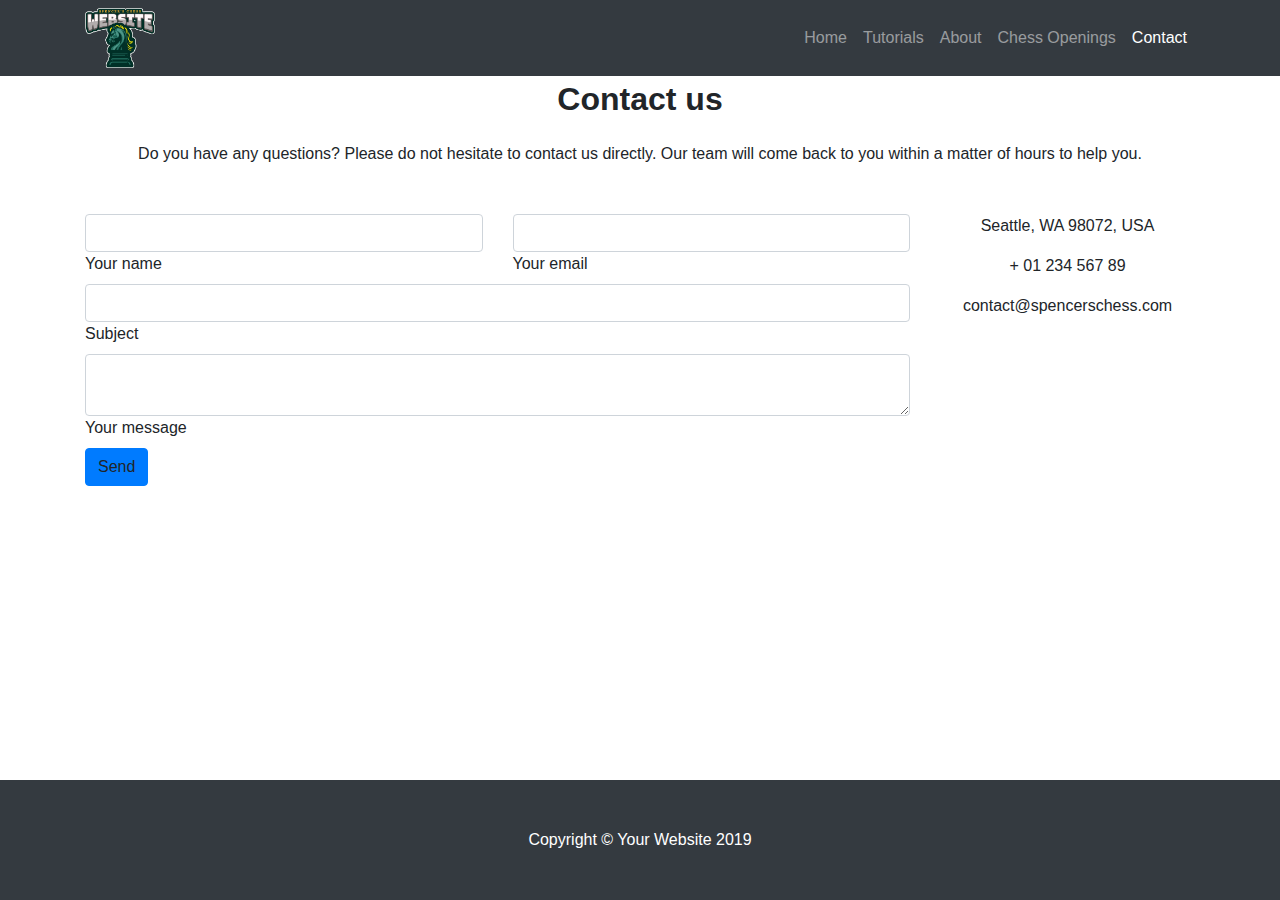
<file: Web Dev Final Project/contact.html>
<!DOCTYPE html>
<html lang="en">

<head>

    <meta charset="utf-8">
    <meta name="viewport" content="width=device-width, initial-scale=1, shrink-to-fit=no">
    <meta name="description" content="">
    <meta name="author" content="">

    <title>Blog Post - Start Bootstrap Template</title>

    <!-- Bootstrap core CSS -->
    <link href="vendor/bootstrap/css/bootstrap.min.css" rel="stylesheet">

    <!-- Custom styles for this template -->
    <link href="css/project-css.css" rel="stylesheet">

</head>

<body>
    <div id="mySidenav" class="sidenav">
        <a href="index.html">Home</a>
        <a href="tutorials.html">Tutorials</a>
        <a href="about.html">About</a>
        <a href="chess-openings.html">Chess Openings</a>
        <a href="contact.html">Contact</a>
    </div>

    <!-- Navigation -->
    <nav class="navbar navbar-expand-lg navbar-dark bg-dark fixed-top">
        <div class="container">
            <img src="images/Spencer-Chess-Website-Logo.png" width="70" height="60">
            <button class="pm-menu-btn"><span></span><span></span><span></span></button>
            <div class="collapse navbar-collapse" id="navbarResponsive">
                <ul class="navbar-nav ml-auto">
                    <li class="nav-item">
                        <a class="nav-link" href="index.html">Home</a>
                    </li>
                    <li class="nav-item">
                        <a class="nav-link" href="tutorials.html">Tutorials</a>
                    </li>
                    <li class="nav-item">
                        <a class="nav-link" href="about.html">About</a>
                    </li>
                    <li class="nav-item">
                        <a class="nav-link" href="chess-openings.html">Chess Openings</a>
                    </li>
                    <li class="nav-item active">
                        <a class="nav-link" href="about.html">Contact
                            <span class="sr-only">(current)</span>
                        </a>
                    </li>
                </ul>
            </div>
        </div>
    </nav>

    <!-- Page Content -->
    <div class="container">

        <!--Section: Contact v.2-->
        <section class="mb-4">

            <!--Section heading-->
            <h2 class="h1-responsive font-weight-bold text-center my-4">Contact us</h2>
            <!--Section description-->
            <p class="text-center w-responsive mx-auto mb-5">Do you have any questions? Please do not hesitate to contact us directly. Our team will come back to you within
                a matter of hours to help you.</p>

            <div class="row">

                <!--Grid column-->
                <div class="col-md-9 mb-md-0 mb-5">
                    <form id="contact-form" name="contact-form" action="mail.php" method="POST">

                        <!--Grid row-->
                        <div class="row">

                            <!--Grid column-->
                            <div class="col-md-6">
                                <div class="md-form mb-0">
                                    <input type="text" id="name" name="name" class="form-control">
                                    <label for="name" class="">Your name</label>
                                </div>
                            </div>
                            <!--Grid column-->

                            <!--Grid column-->
                            <div class="col-md-6">
                                <div class="md-form mb-0">
                                    <input type="text" id="email" name="email" class="form-control">
                                    <label for="email" class="">Your email</label>
                                </div>
                            </div>
                            <!--Grid column-->

                        </div>
                        <!--Grid row-->

                        <!--Grid row-->
                        <div class="row">
                            <div class="col-md-12">
                                <div class="md-form mb-0">
                                    <input type="text" id="subject" name="subject" class="form-control">
                                    <label for="subject" class="">Subject</label>
                                </div>
                            </div>
                        </div>
                        <!--Grid row-->

                        <!--Grid row-->
                        <div class="row">

                            <!--Grid column-->
                            <div class="col-md-12">

                                <div class="md-form">
                                    <textarea type="text" id="message" name="message" rows="2" class="form-control md-textarea"></textarea>
                                    <label for="message">Your message</label>
                                </div>

                            </div>
                        </div>
                        <!--Grid row-->

                    </form>

                    <div class="text-center text-md-left">
                        <a class="btn btn-primary" onclick="document.getElementById('contact-form').submit();">Send</a>
                    </div>
                    <div class="status"></div>
                </div>
                <!--Grid column-->

                <!--Grid column-->
                <div class="col-md-3 text-center">
                    <ul class="list-unstyled mb-0">
                        <li><i class="fas fa-map-marker-alt fa-2x"></i>
                            <p>Seattle, WA 98072, USA</p>
                        </li>

                        <li><i class="fas fa-phone mt-4 fa-2x"></i>
                            <p>+ 01 234 567 89</p>
                        </li>

                        <li><i class="fas fa-envelope mt-4 fa-2x"></i>
                            <p>contact@spencerschess.com</p>
                        </li>
                    </ul>
                </div>
                <!--Grid column-->

            </div>

        </section>
        <!--Section: Contact v.2-->

    </div>
    <!-- /.container -->

    <!-- Footer -->
    <footer class="py-5 bg-dark fixed-bottom">
        <div class="container">
            <p class="m-0 text-center text-white">Copyright &copy; Your Website 2019</p>
        </div>
        <!-- /.container -->
    </footer>

    <!-- Bootstrap core JavaScript -->
    <script src="vendor/jquery/jquery.min.js"></script>
    <script src="vendor/bootstrap/js/bootstrap.bundle.min.js"></script>
    <script src="js/main.js"></script>

</body>

</html>
</file>
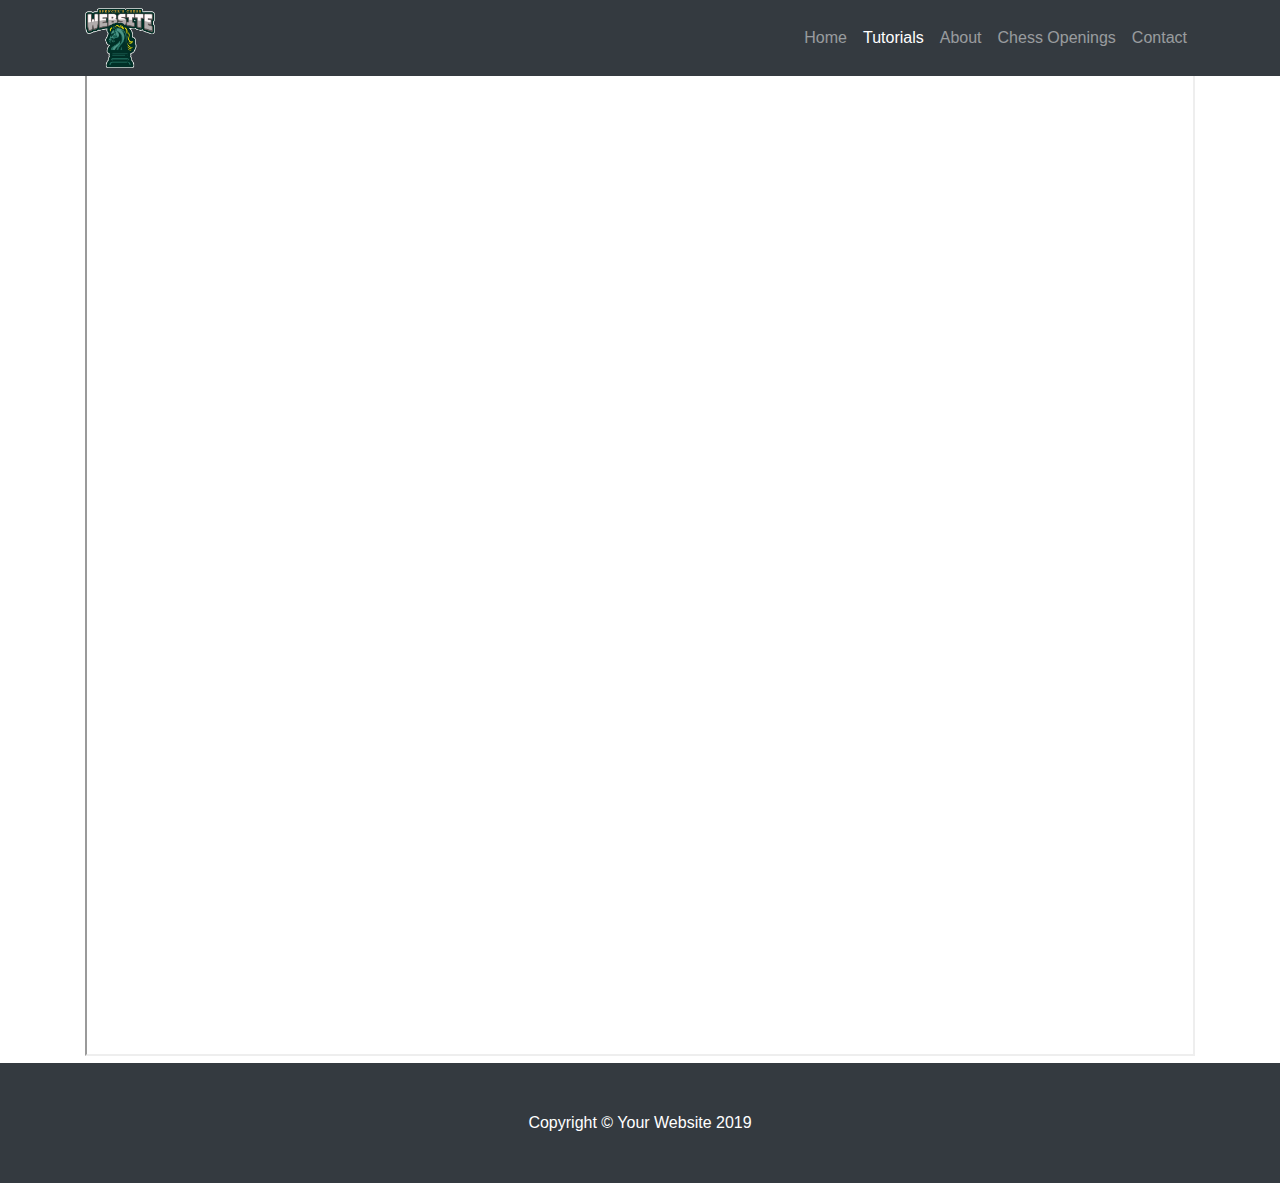
<file: Web Dev Final Project/daily-puzzle.html>
<!DOCTYPE html>
<html lang="en">

<head>

    <meta charset="utf-8">
    <meta name="viewport" content="width=device-width, initial-scale=1, shrink-to-fit=no">
    <meta name="description" content="">
    <meta name="author" content="">

    <title>Blog Home - Start Bootstrap Template</title>

    <!-- Bootstrap core CSS -->
    <link href="vendor/bootstrap/css/bootstrap.min.css" rel="stylesheet">

    <!-- Custom styles for this template -->
    <link href="css/project-css.css" rel="stylesheet">

</head>

<body>
    <div id="mySidenav" class="sidenav">
        <a href="index.html">Home</a>
        <a href="tutorials.html">Tutorials</a>
        <a href="about.html">About</a>
        <a href="chess-openings.html">Chess Openings</a>
        <a href="contact.html">Contact</a>
    </div>

    <!-- Navigation -->
    <nav class="navbar navbar-expand-lg navbar-dark bg-dark fixed-top">
        <div class="container">
            <img src="images/Spencer-Chess-Website-Logo.png" width="70" height="60">
            <button class="pm-menu-btn"><span></span><span></span><span></span></button>
            <div class="collapse navbar-collapse" id="navbarResponsive">
                <ul class="navbar-nav ml-auto">
                    <li class="nav-item">
                        <a class="nav-link" href="index.html">Home</a>
                    </li>
                    <li class="nav-item active">
                        <a class="nav-link" href="tutorials.html">Tutorials
                            <span class="sr-only">(current)</span>
                        </a>
                    </li>
                    <li class="nav-item">
                        <a class="nav-link" href="about.html">About</a>
                    </li>
                    <li class="nav-item">
                        <a class="nav-link" href="chess-openings.html">Chess Openings</a>
                    </li>
                    <li class="nav-item">
                        <a class="nav-link" href="contact.html">Contact</a>
                    </li>
                </ul>
            </div>
        </div>
    </nav>

    <!-- Page Content -->
    <div class="container">

        <iframe src="https://www.chess.com/daily_puzzle" style="width: 100%; height: 1000px"></iframe>
    </div>
    <!-- /.container -->

    <!-- Footer -->
    <footer class="py-5 bg-dark">
        <div class="container">
            <p class="m-0 text-center text-white">Copyright &copy; Your Website 2019</p>
        </div>
        <!-- /.container -->
    </footer>

    <!-- Bootstrap core JavaScript -->
    <script src="vendor/jquery/jquery.min.js"></script>
    <script src="vendor/bootstrap/js/bootstrap.bundle.min.js"></script>
    <script src="js/main.js"></script>

</body>

</html>
</file>
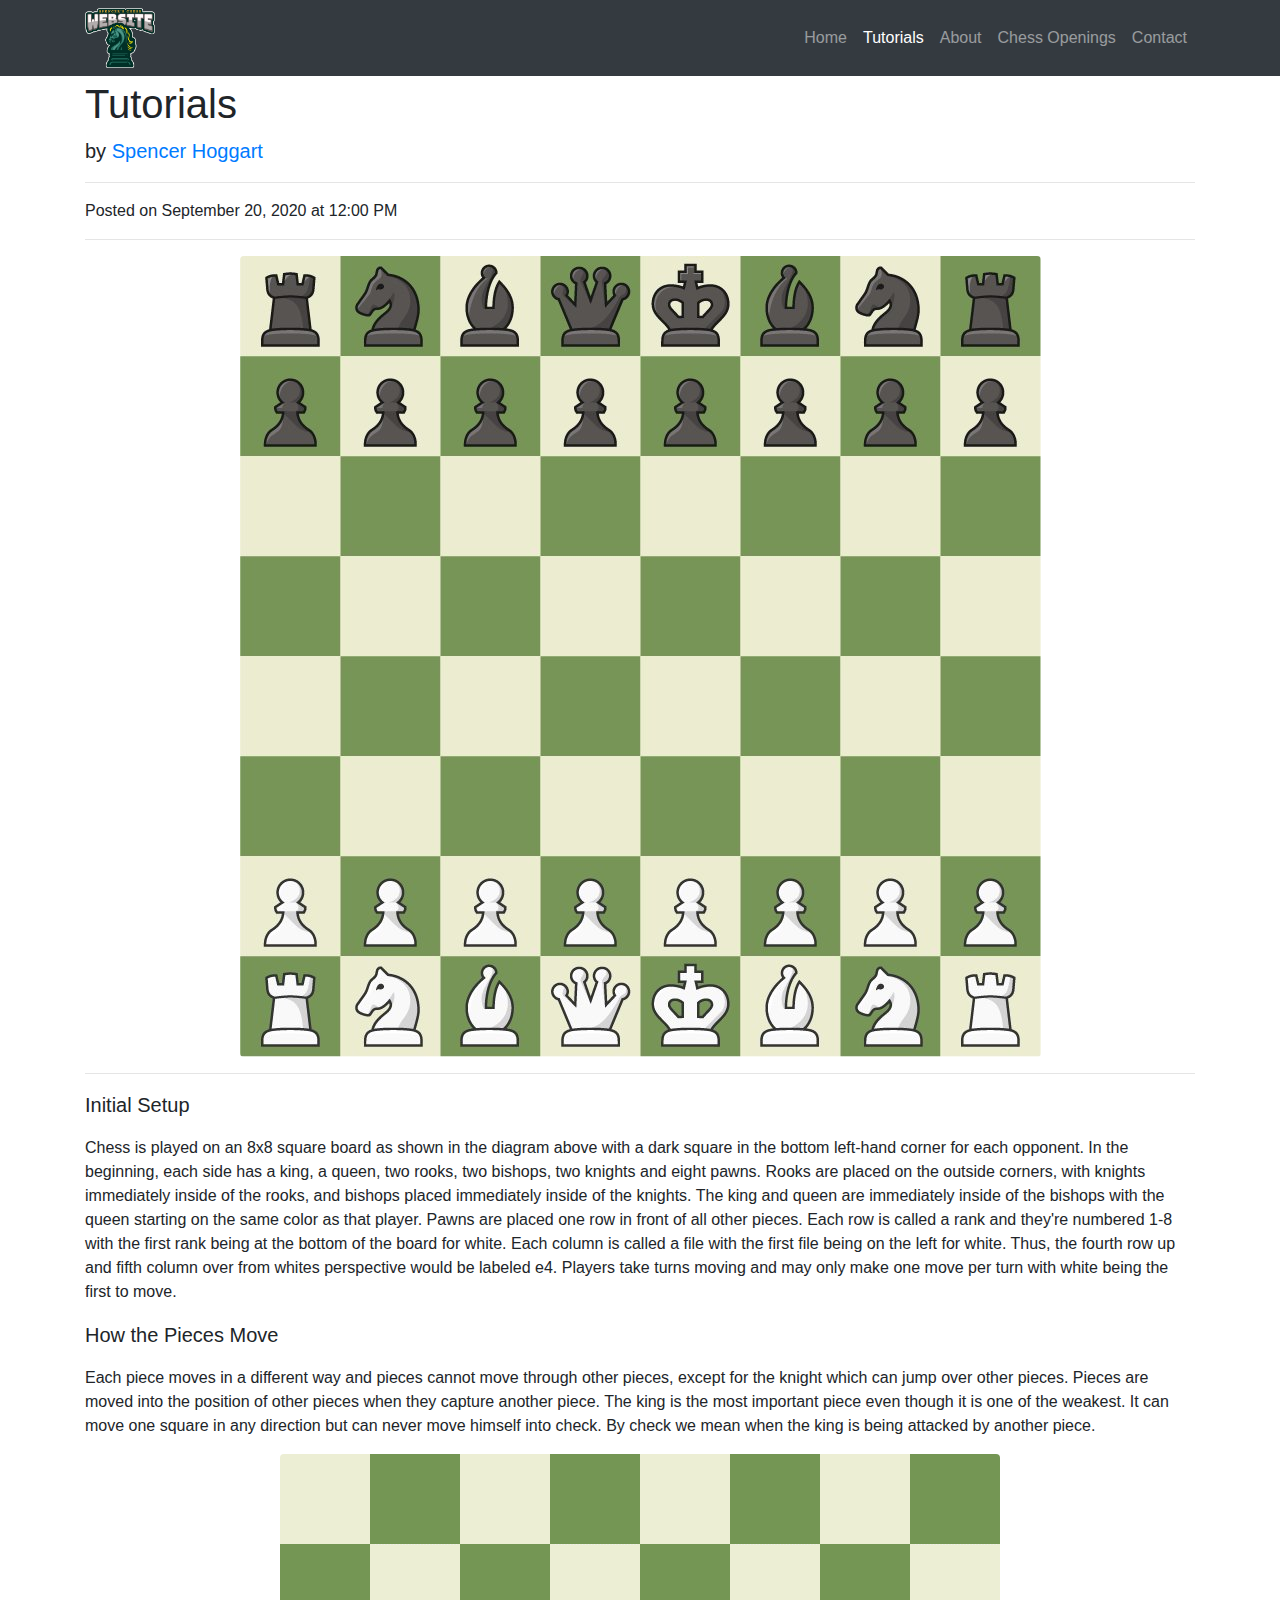
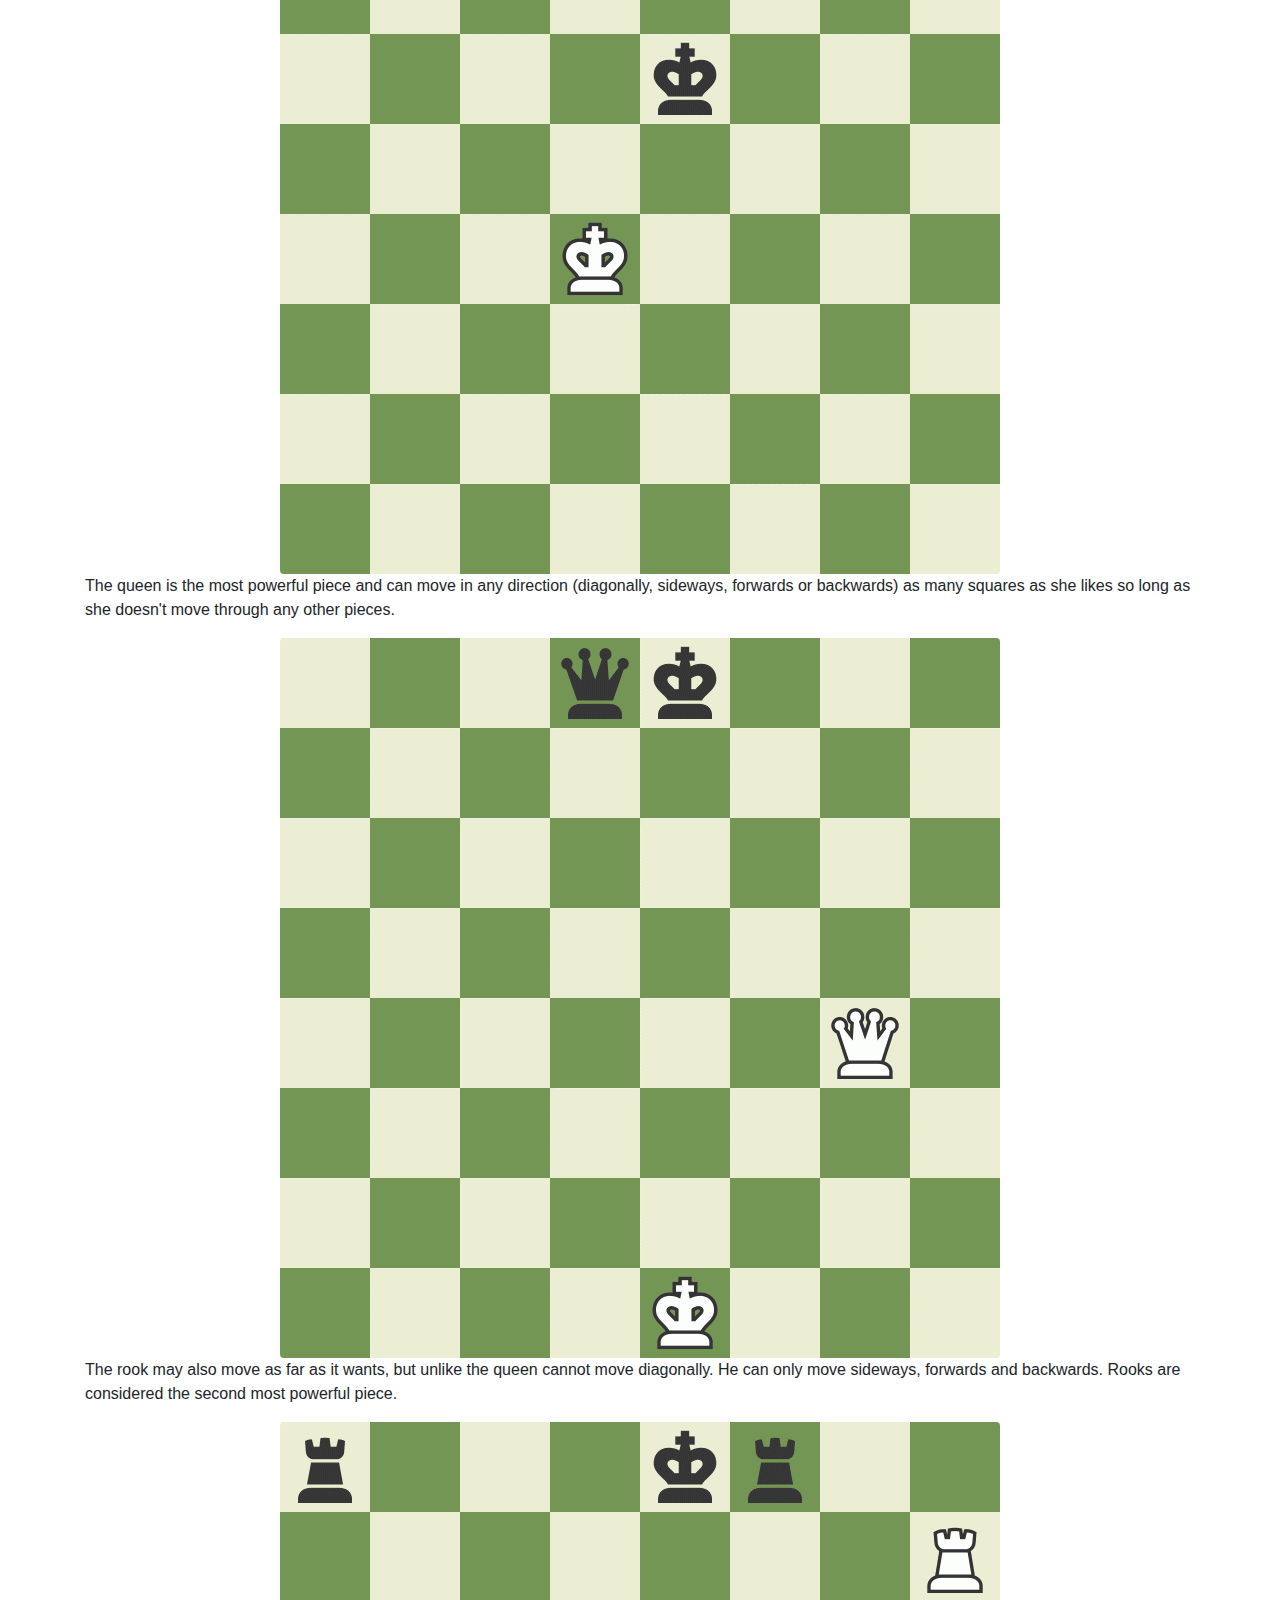
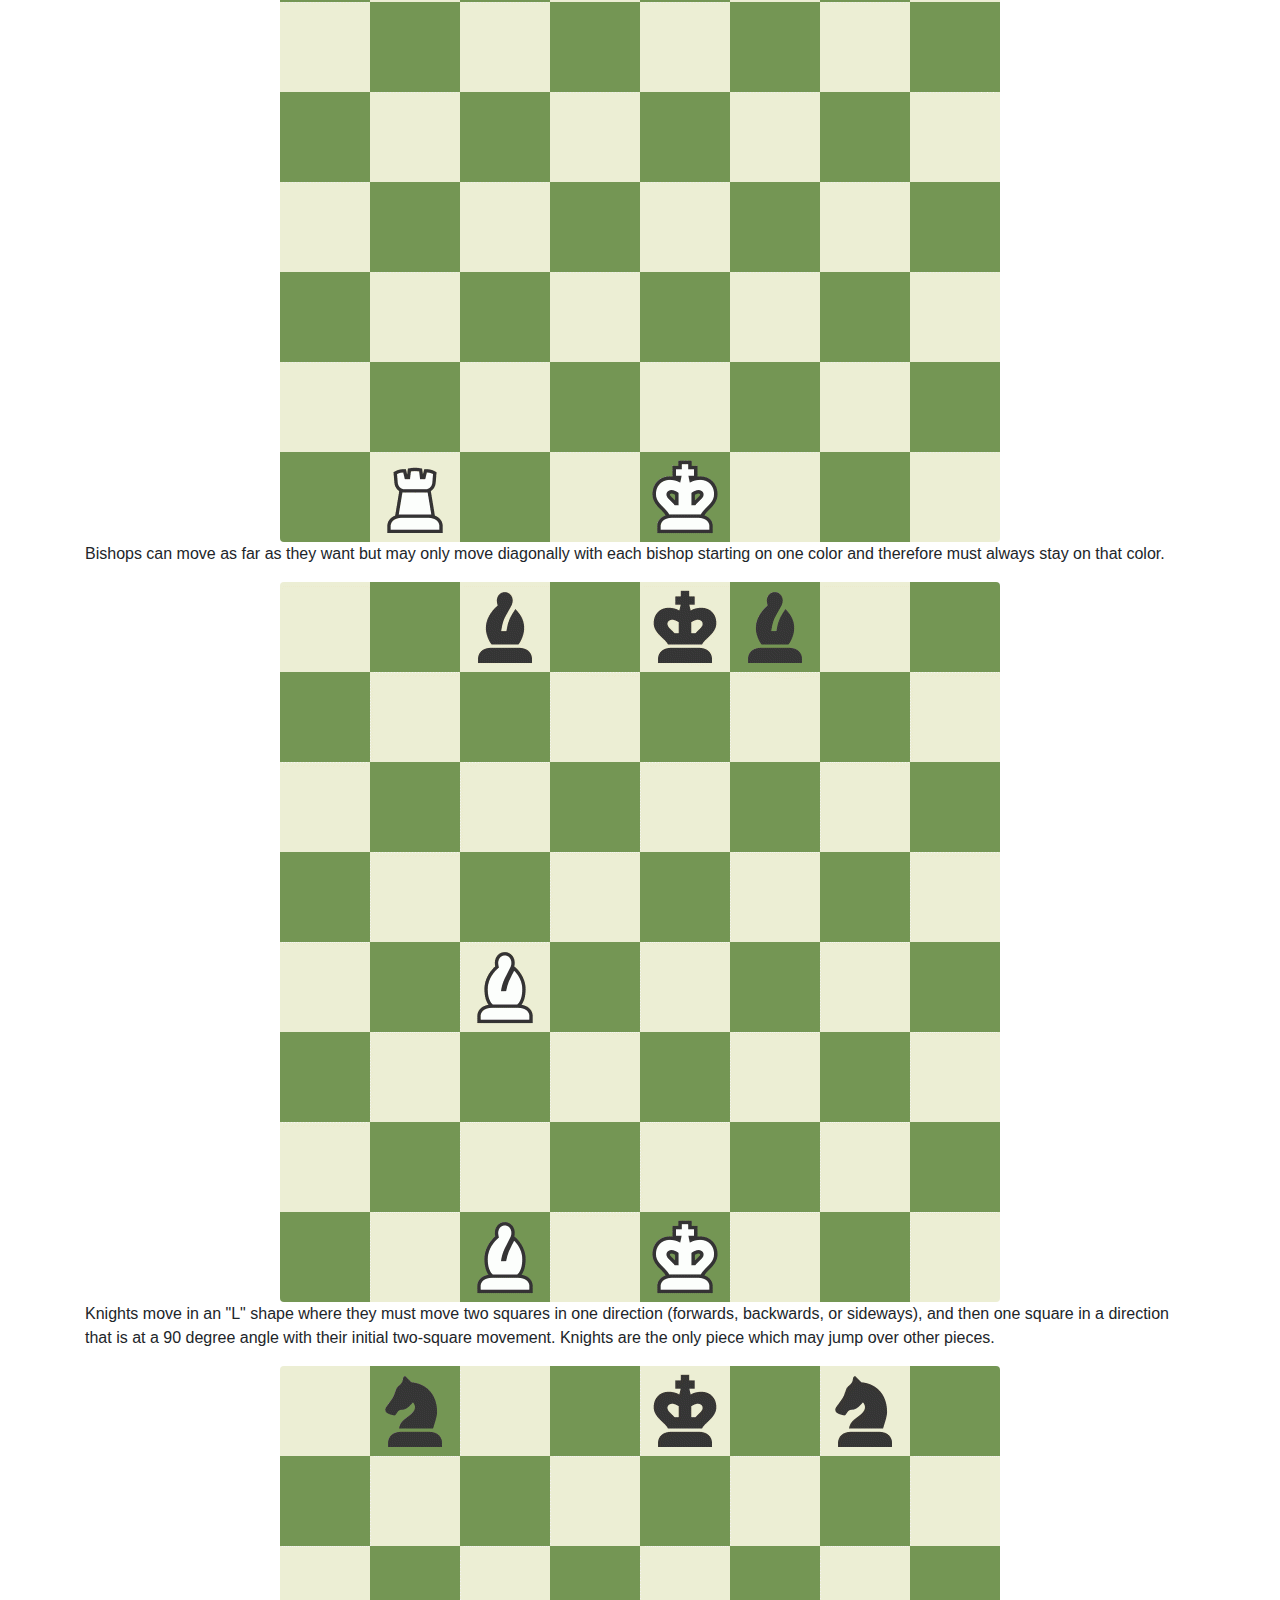
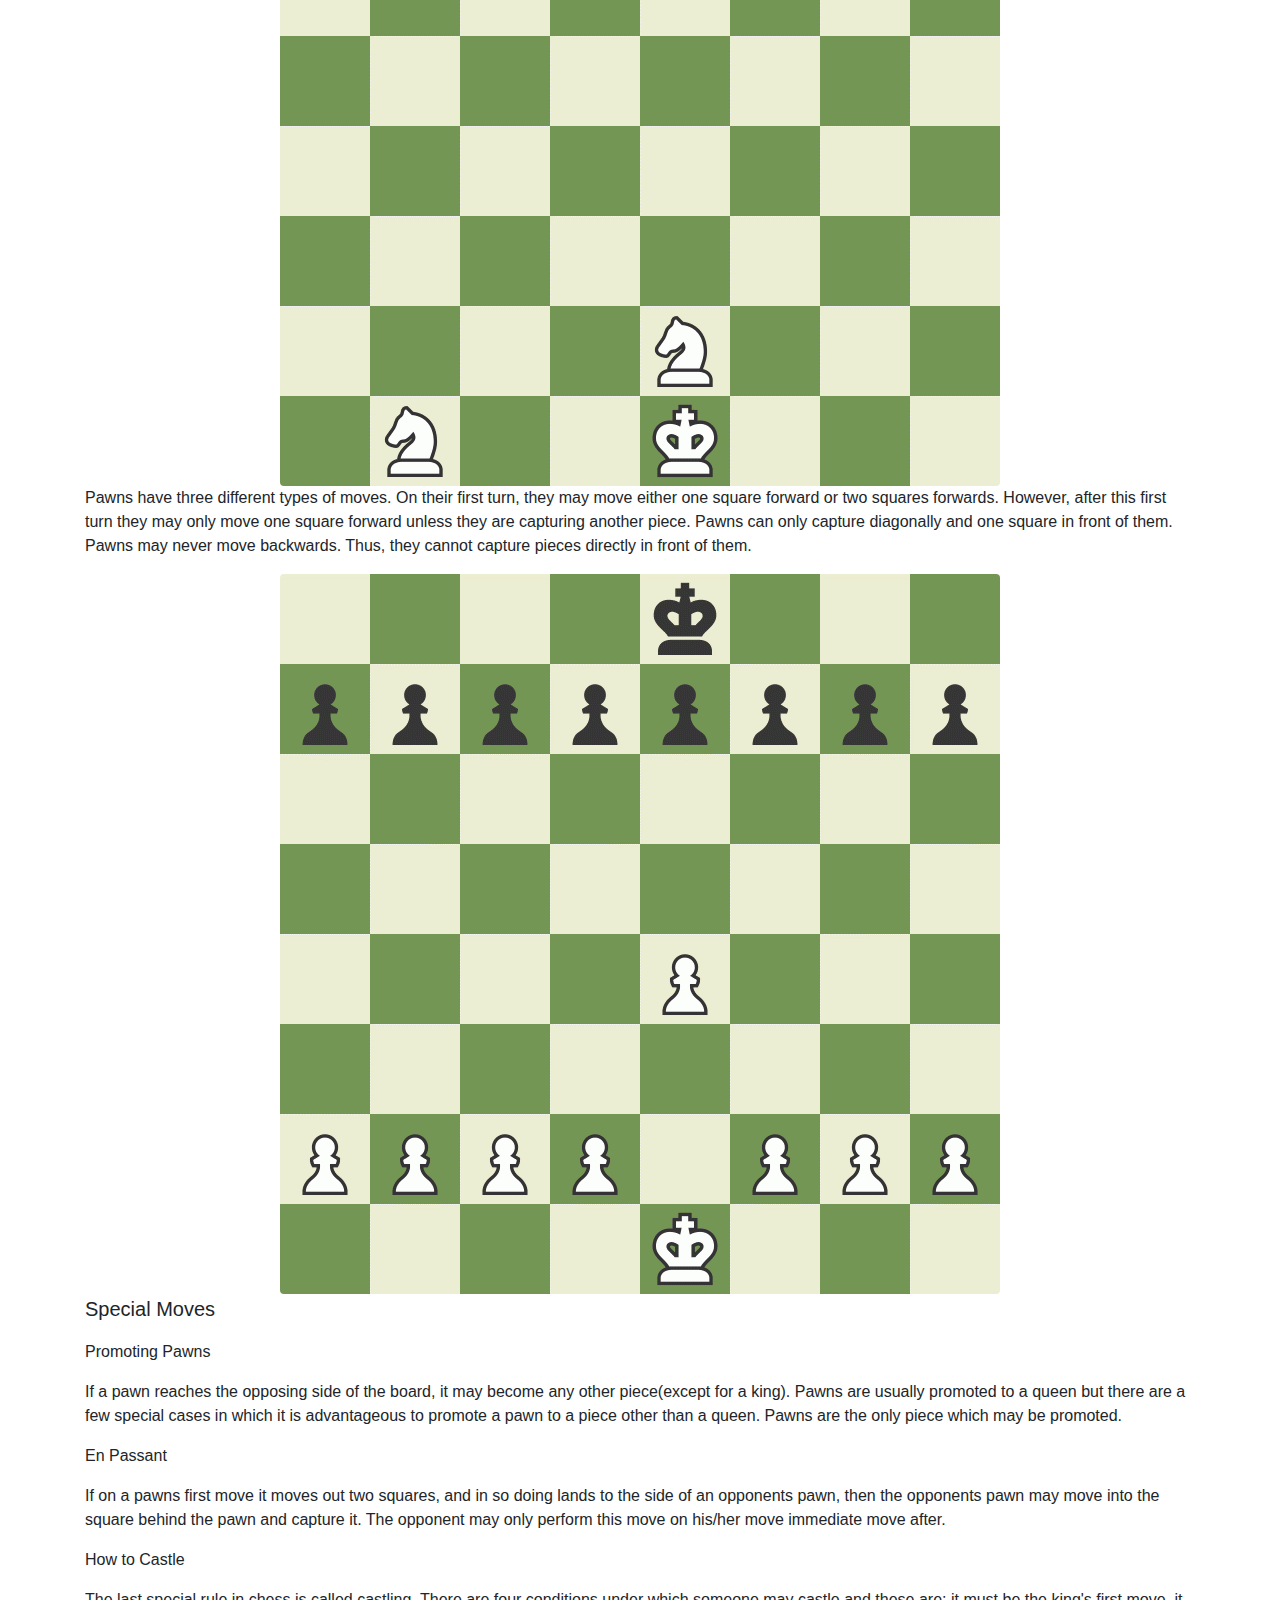
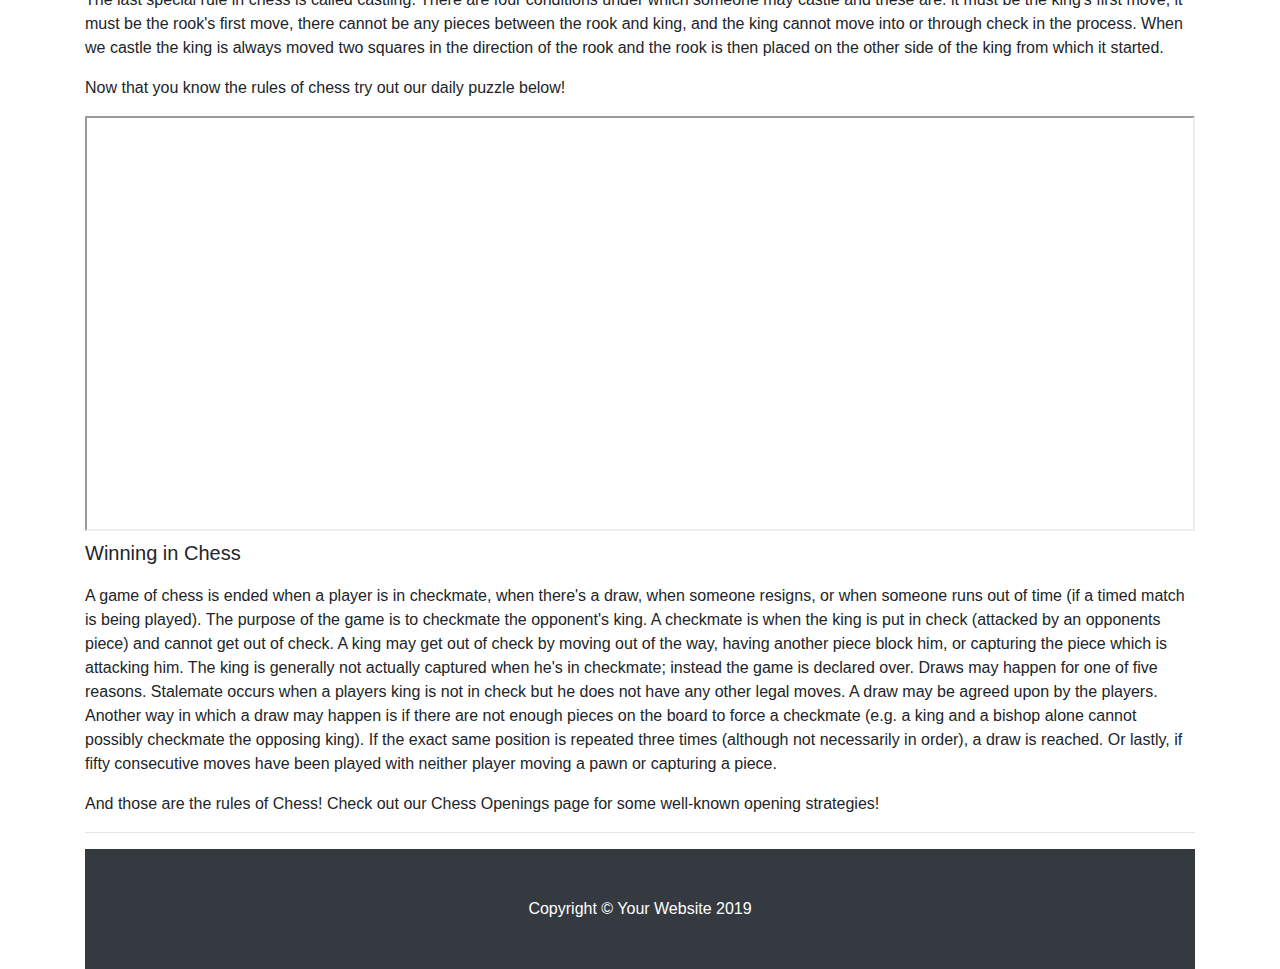
<file: Web Dev Final Project/tutorials.html>
<!DOCTYPE html>
<html lang="en">

<head>

    <meta charset="utf-8">
    <meta name="viewport" content="width=device-width, initial-scale=1, shrink-to-fit=no">
    <meta name="description" content="">
    <meta name="author" content="">

    <title>Blog Post - Start Bootstrap Template</title>

    <!-- Bootstrap core CSS -->
    <link href="vendor/bootstrap/css/bootstrap.min.css" rel="stylesheet">

    <!-- Custom styles for this template -->
    <link href="css/project-css.css" rel="stylesheet">

</head>

<body>
    <div id="mySidenav" class="sidenav">
        <a href="index.html">Home</a>
        <a href="tutorials.html">Tutorials</a>
        <a href="about.html">About</a>
        <a href="chess-openings.html">Chess Openings</a>
        <a href="contact.html">Contact</a>
    </div>

    <!-- Navigation -->
    <nav class="navbar navbar-expand-lg navbar-dark bg-dark fixed-top">
        <div class="container">
            <img src="images/Spencer-Chess-Website-Logo.png" width="70" height="60">
            <button class="pm-menu-btn"><span></span><span></span><span></span></button>
            <div class="collapse navbar-collapse" id="navbarResponsive">
                <ul class="navbar-nav ml-auto">
                    <li class="nav-item">
                        <a class="nav-link" href="index.html">Home</a>
                    </li>
                    <li class="nav-item active">
                        <a class="nav-link" href="tutorials.html">Tutorials
                            <span class="sr-only">(current)</span>
                        </a>
                    </li>
                    <li class="nav-item">
                        <a class="nav-link" href="about.html">About</a>
                    </li>
                    <li class="nav-item">
                        <a class="nav-link" href="chess-openings.html">Chess Openings</a>
                    </li>
                    <li class="nav-item">
                        <a class="nav-link" href="contact.html">Contact</a>
                    </li>
                </ul>
            </div>
        </div>
    </nav>

    <!-- Page Content -->
    <div class="container">

        <div class="row">

            <!-- Post Content Column -->
            <div class="col-lg-12">

                <!-- Title -->
                <h1 class="mt-4">Tutorials</h1>

                <!-- Author -->
                <p class="lead">
                    by
                    <a href="#">Spencer Hoggart</a>
                </p>

                <hr>

                <!-- Date/Time -->
                <p>Posted on September 20, 2020 at 12:00 PM</p>

                <hr>

                <!-- Preview Image -->
                <img class="img-fluid rounded center-image" src="images/setup.jpg" alt="Chess Setup">

                <hr>

                <!-- Post Content -->
                <p class="lead">Initial Setup</p>

                <p>Chess is played on an 8x8 square board as shown in the diagram above with a dark square in the bottom left-hand corner for each opponent. In the beginning, each side has a king, a queen, two rooks, two bishops, two knights and eight pawns. Rooks are placed on the outside corners, with knights immediately inside of the rooks, and bishops placed immediately inside of the knights. The king and queen are immediately inside of the bishops with the queen starting on the same color as that player. Pawns are placed one row in front of all other pieces. Each row is called a rank and they're numbered 1-8 with the first rank being at the bottom of the board for white. Each column is called a file with the first file being on the left for white. Thus, the fourth row up and fifth column over from whites perspective would be labeled e4. Players take turns moving and may only make one move per turn with white being the first to move.</p>

                <p class="lead">How the Pieces Move</p>

                <p>Each piece moves in a different way and pieces cannot move through other pieces, except for the knight which can jump over other pieces. Pieces are moved into the position of other pieces when they capture another piece. The king is the most important piece even though it is one of the weakest. It can move one square in any direction but can never move himself into check. By check we mean when the king is being attacked by another piece. </p>

                <img class="img-fluid rounded center-image" src="images/kings.gif" alt="Chess Setup">

                <p>The queen is the most powerful piece and can move in any direction (diagonally, sideways, forwards or backwards) as many squares as she likes so long as she doesn't move through any other pieces.</p>

                <img class="img-fluid rounded center-image" src="images/queens.gif" alt="Chess Setup">

                <p>The rook may also move as far as it wants, but unlike the queen cannot move diagonally. He can only move sideways, forwards and backwards. Rooks are considered the second most powerful piece.</p>

                <img class="img-fluid rounded center-image" src="images/rooks.gif" alt="Chess Setup">

                <p>Bishops can move as far as they want but may only move diagonally with each bishop starting on one color and therefore must always stay on that color.</p>

                <img class="img-fluid rounded center-image" src="images/bishops.gif" alt="Chess Setup">

                <p>Knights move in an "L" shape where they must move two squares in one direction (forwards, backwards, or sideways), and then one square in a direction that is at a 90 degree angle with their initial two-square movement. Knights are the only piece which may jump over other pieces.</p>

                <img class="img-fluid rounded center-image" src="images/knights.gif" alt="Chess Setup">

                <p>Pawns have three different types of moves. On their first turn, they may move either one square forward or two squares forwards. However, after this first turn they may only move one square forward unless they are capturing another piece. Pawns can only capture diagonally and one square in front of them. Pawns may never move backwards. Thus, they cannot capture pieces directly in front of them.</p>

                <img class="img-fluid rounded center-image" src="images/pawns.gif" alt="Chess Setup">

                <p class="lead">Special Moves</p>

                <p>Promoting Pawns</p>

                <p>If a pawn reaches the opposing side of the board, it may become any other piece(except for a king). Pawns are usually promoted to a queen but there are a few special cases in which it is advantageous to promote a pawn to a piece other than a queen. Pawns are the only piece which may be promoted.</p>

                <p>En Passant</p>

                <p>If on a pawns first move it moves out two squares, and in so doing lands to the side of an opponents pawn, then the opponents pawn may move into the square behind the pawn and capture it. The opponent may only perform this move on his/her move immediate move after.</p>

                <p>How to Castle</p>

                <p>The last special rule in chess is called castling. There are four conditions under which someone may castle and these are: it must be the king's first move, it must be the rook's first move, there cannot be any pieces between the rook and king, and the king cannot move into or through check in the process. When we castle the king is always moved two squares in the direction of the rook and the rook is then placed on the other side of the king from which it started.</p>

                <p>Now that you know the rules of chess try out our daily puzzle below!</p>

                <iframe src="https://www.chess.com/daily_puzzle" style="width: 100%; height: 415px"></iframe>

                <p class="lead">Winning in Chess</p>

                <p>A game of chess is ended when a player is in checkmate, when there's a draw, when someone resigns, or when someone runs out of time (if a timed match is being played). The purpose of the game is to checkmate the opponent's king. A checkmate is when the king is put in check (attacked by an opponents piece) and cannot get out of check. A king may get out of check by moving out of the way, having another piece block him, or capturing the piece which is attacking him. The king is generally not actually captured when he's in checkmate; instead the game is declared over. Draws may happen for one of five reasons. Stalemate occurs when a players king is not in check but he does not have any other legal moves. A draw may be agreed upon by the players. Another way in which a draw may happen is if there are not enough pieces on the board to force a checkmate (e.g. a king and a bishop alone cannot possibly checkmate the opposing king). If the exact same position is repeated three times (although not necessarily in order), a draw is reached. Or lastly, if fifty consecutive moves have been played with neither player moving a pawn or capturing a piece. </p>

                <p>And those are the rules of Chess! Check out our Chess Openings page for some well-known opening strategies!</p>

                <hr>


            </div>
            <!-- /.row -->

        </div>
        <!-- /.container -->

        <!-- Footer -->
        <footer class="py-5 bg-dark">
            <div class="container">
                <p class="m-0 text-center text-white">Copyright &copy; Your Website 2019</p>
            </div>
            <!-- /.container -->
        </footer>

        <!-- Bootstrap core JavaScript -->
        <script src="vendor/jquery/jquery.min.js"></script>
        <script src="vendor/bootstrap/js/bootstrap.bundle.min.js"></script>
        <script src="js/main.js"></script>

</body>

</html>
</file>
<file: Web Dev Final Project/css/project-css.css>
/*!
 * Start Bootstrap - Blog Home (https://startbootstrap.com/template-overviews/blog-home)
 * Copyright 2013-2019 Start Bootstrap
 * Licensed under MIT (https://github.com/BlackrockDigital/startbootstrap-blog-home/blob/master/LICENSE)
 */
/*test*/
/*http://kylegoslan.co.uk/bootstrap-4-hamburger-menu-animation/*/
.icon-bar {
    width: 22px;
    height: 2px;
    background-color: #B6B6B6;
    display: block;
    transition: all 0.2s;
    margin-top: 4px
}

.navbar-toggler {
    border: none;
    background: transparent !important;
}

.navbar-toggler .top-bar {
    transform: rotate(45deg);
    transform-origin: 10% 10%;
}

.navbar-toggler .middle-bar {
    opacity: 0;
}

.navbar-toggler .bottom-bar {
    transform: rotate(-45deg);
    transform-origin: 10% 90%;
}

.navbar-toggler.collapsed .top-bar {
    transform: rotate(0);
}

.navbar-toggler.collapsed .middle-bar {
    opacity: 1;
}

.navbar-toggler.collapsed .bottom-bar {
    transform: rotate(0);
}

body {
    padding-top: 56px;
}

.card-title {
    text-align: center;
}

.center {
    text-align: center;
}

.center-image {
    display: block;
    margin-left: auto;
    margin-right: auto;
}

.about-image {
    max-width: 500px;
}

.header-image-max-scale {
    max-height: 1000px;
    max-width: 1500px;
}

.full-scale-button {
    width: 100%
}

.fixed-footer-margin {
    padding-top: 119.31px;
}

/* side nav w3schools
/* The side navigation menu */
.sidenav {
    height: 100%;
    /* 100% Full-height */
    width: 0;
    /* 0 width - change this with JavaScript */
    position: fixed;
    /* Stay in place */
    z-index: 999;
    /* Stay on top */
    top: 0;
    /* Stay at the top */
    right: 0;
    background-color: #111;
    /* Black*/
    overflow-x: hidden;
    /* Disable horizontal scroll */
    padding-top: 60px;
    /* Place content 60px from the top */
    transition: 0.5s;
    /* 0.5 second transition effect to slide in the sidenav */
}

/* The navigation menu links */
.sidenav a {
    padding: 8px 8px 8px 32px;
    text-decoration: none;
    font-size: 25px;
    color: #818181;
    display: block;
    transition: 0.3s;
}

/* When you mouse over the navigation links, change their color */
.sidenav a:hover {
    color: #f1f1f1;
}

/* Position and style the close button (top right corner) */
.sidenav .closebtn {
    position: absolute;
    top: 0;
    right: 25px;
    font-size: 36px;
    margin-right: 50px;
}

/* Style page content - use this if you want to push the page content to the right when you open the side navigation */
#main {
    transition: margin-right .5s;
    padding: 20px;
}

.bodyopen {
    background-color: rgba(0, 0, 0, 0.4);
}

.pm-menu-btn {
    border: 0;
    background: transparent;
    color: #9a9da0;
    height: 32px;
    width: 38px;
    position: relative;
    display: none;
}

.pm-menu-btn:focus {
    outline: none;
    box-shadow: none;
}

.pm-menu-btn span {
    width: 26px;
    height: 2px;
    background: #9a9da0;
    display: block;
    margin: 6px 0;
    border-radius: 5px;
    transition: all 0.2s;

}

.pm-menu-btn.active span:nth-child(1) {
    transform: rotate(45deg);
}

.pm-menu-btn.active span:nth-child(2) {
    position: absolute;
    opacity: 0;
}

.pm-menu-btn.active span:nth-child(3) {
    position: absolute;
    top: 9px;
    transform: rotate(-45deg);
}

.sidenav.open {
    width: 250px;
}

@media screen and (max-width: 991px) {
    .sidenav {
        padding-top: 56px;
    }

    .pm-menu-btn {
        display: block;
    }
}

/* On smaller screens, where height is less than 450px, change the style of the sidenav (less padding and a smaller font size) */
@media screen and (max-height: 450px) {


    .sidenav a {
        font-size: 18px;
    }
}
</file>
